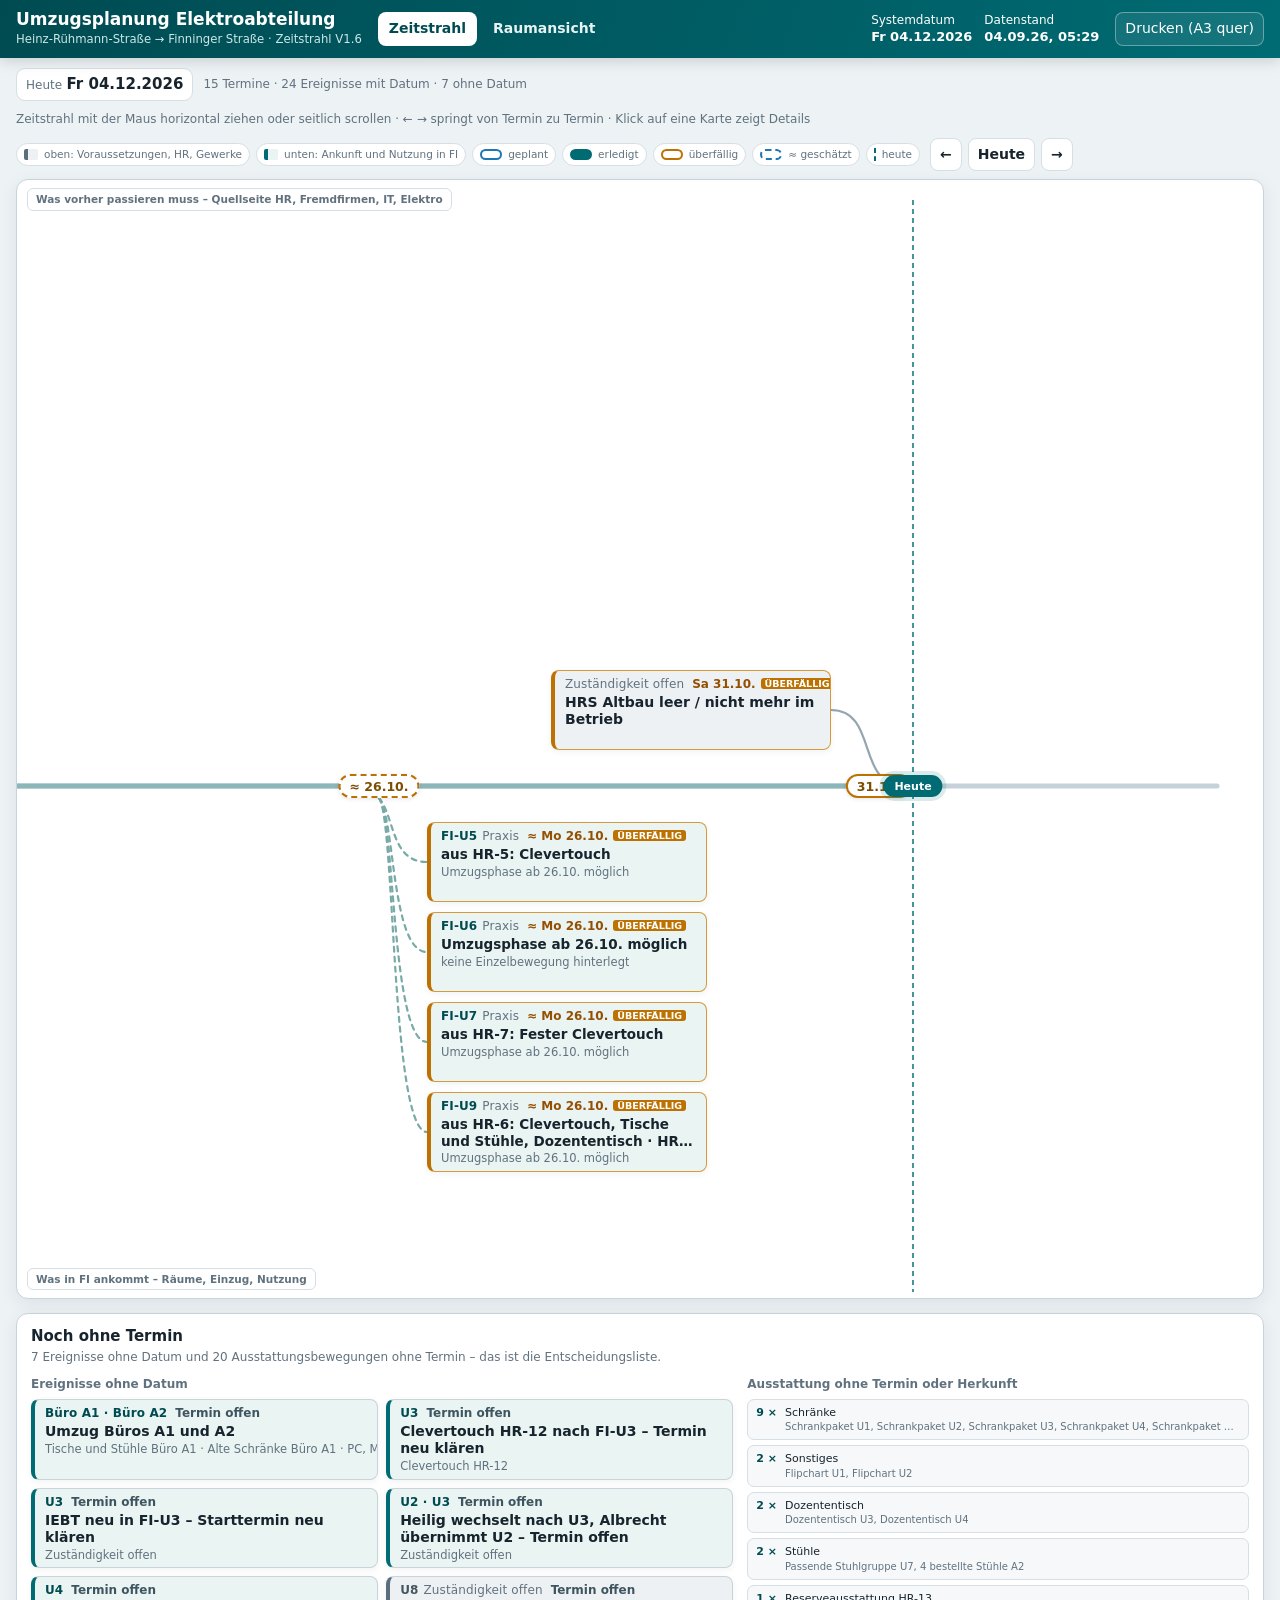
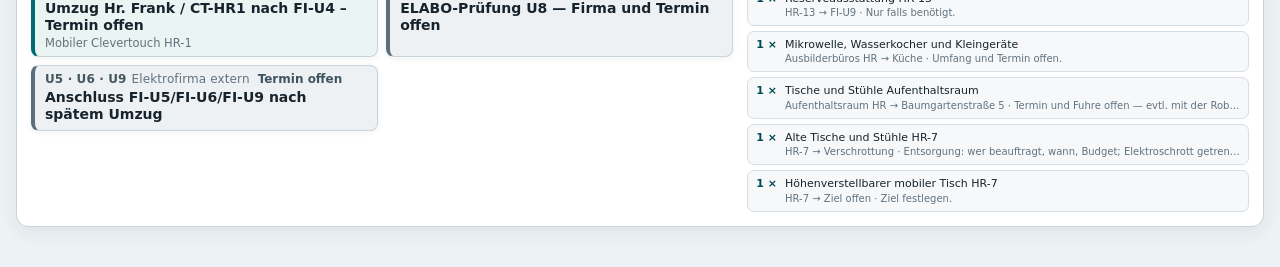
<file: index.html>
<!doctype html>
<html lang="de">
<head>
  <meta charset="utf-8">
  <meta name="viewport" content="width=device-width, initial-scale=1">
  <title>Umzugsplanung Elektroabteilung – Zeitstrahl</title>
  <link rel="stylesheet" href="timeline.css">
  <style id="printPageStyle">
@page {
  size:A3 landscape;
  margin:8mm
}
  </style>
</head>
<body>
  <header class="app-header">
    <div class="brand"><h1>Umzugsplanung Elektroabteilung</h1><small>Heinz-Rühmann-Straße → Finninger Straße · Zeitstrahl V1.6</small></div>
    <nav class="main-nav" aria-label="Ansichten"><span class="nav-btn active" aria-current="page">Zeitstrahl</span><a class="nav-btn" href="raumansicht.html">Raumansicht</a></nav>
    <div class="header-meta"><span>Systemdatum<br><strong id="systemDate"></strong></span><span>Datenstand<br><strong id="dataTimestamp"></strong></span></div>
    <div class="header-actions"><button class="header-btn" id="printBtn" type="button">Drucken (A3 quer)</button></div>
  </header>
  <section class="page">
    <h1 class="print-title">Umzugsplanung Elektroabteilung – Zeitstrahl <small id="printMeta"></small></h1>
    <div class="view-toolbar">
      <div class="date-chip"><span class="view-hint">Heute</span> <strong id="todayLabel"></strong></div><div class="view-hint" id="stats"></div>
      <div class="view-hint">Zeitstrahl mit der Maus horizontal ziehen oder seitlich scrollen · ← → springt von Termin zu Termin · Klick auf eine Karte zeigt Details</div><div class="spacer"></div>
      <div class="legend" aria-label="Darstellung"><span class="legend-item"><i class="lg-bar"></i> oben: Voraussetzungen, HR, Gewerke</span><span class="legend-item"><i class="lg-bar target"></i> unten: Ankunft und Nutzung in FI</span><span class="legend-item"><i class="lg-pill"></i> geplant</span><span class="legend-item"><i class="lg-pill done"></i> erledigt</span><span class="legend-item"><i class="lg-pill overdue"></i> überfällig</span><span class="legend-item"><i class="lg-pill est"></i> ≈ geschätzt</span><span class="legend-item"><i class="lg-today"></i> heute</span></div>
      <div class="tl-controls"><button class="tl-btn" id="prevBtn" type="button" aria-label="Zum vorherigen Termin">←</button><button class="tl-btn" id="todayBtn" type="button">Heute</button><button class="tl-btn" id="nextBtn" type="button" aria-label="Zum nächsten Termin">→</button></div>
    </div>
    <div class="canvas-wrap" id="canvasWrap"><div class="lane-label top">Was vorher passieren muss – Quellseite HR, Fremdfirmen, IT, Elektro</div><div class="canvas-scroll" id="canvasScroll"><div class="canvas" id="canvas"><div class="empty-state">Zeitstrahl wird geladen …</div></div></div><div class="lane-label bottom">Was in FI ankommt – Räume, Einzug, Nutzung</div></div>
    <div class="list-view" id="listView"></div><section class="undated" id="undated" aria-label="Noch ohne Termin"></section>
  </section>
  <div class="popover" id="popover" role="dialog" aria-label="Details" hidden><button class="popover-close" id="popoverClose" type="button" aria-label="Schließen">×</button><div id="popoverContent"></div></div><div class="toast" id="toast" role="status" aria-live="polite" hidden></div>

  <script src="timeline-engine.js"></script>
  <script src="timeline-ui.js"></script>
</body>
</html>
</file>
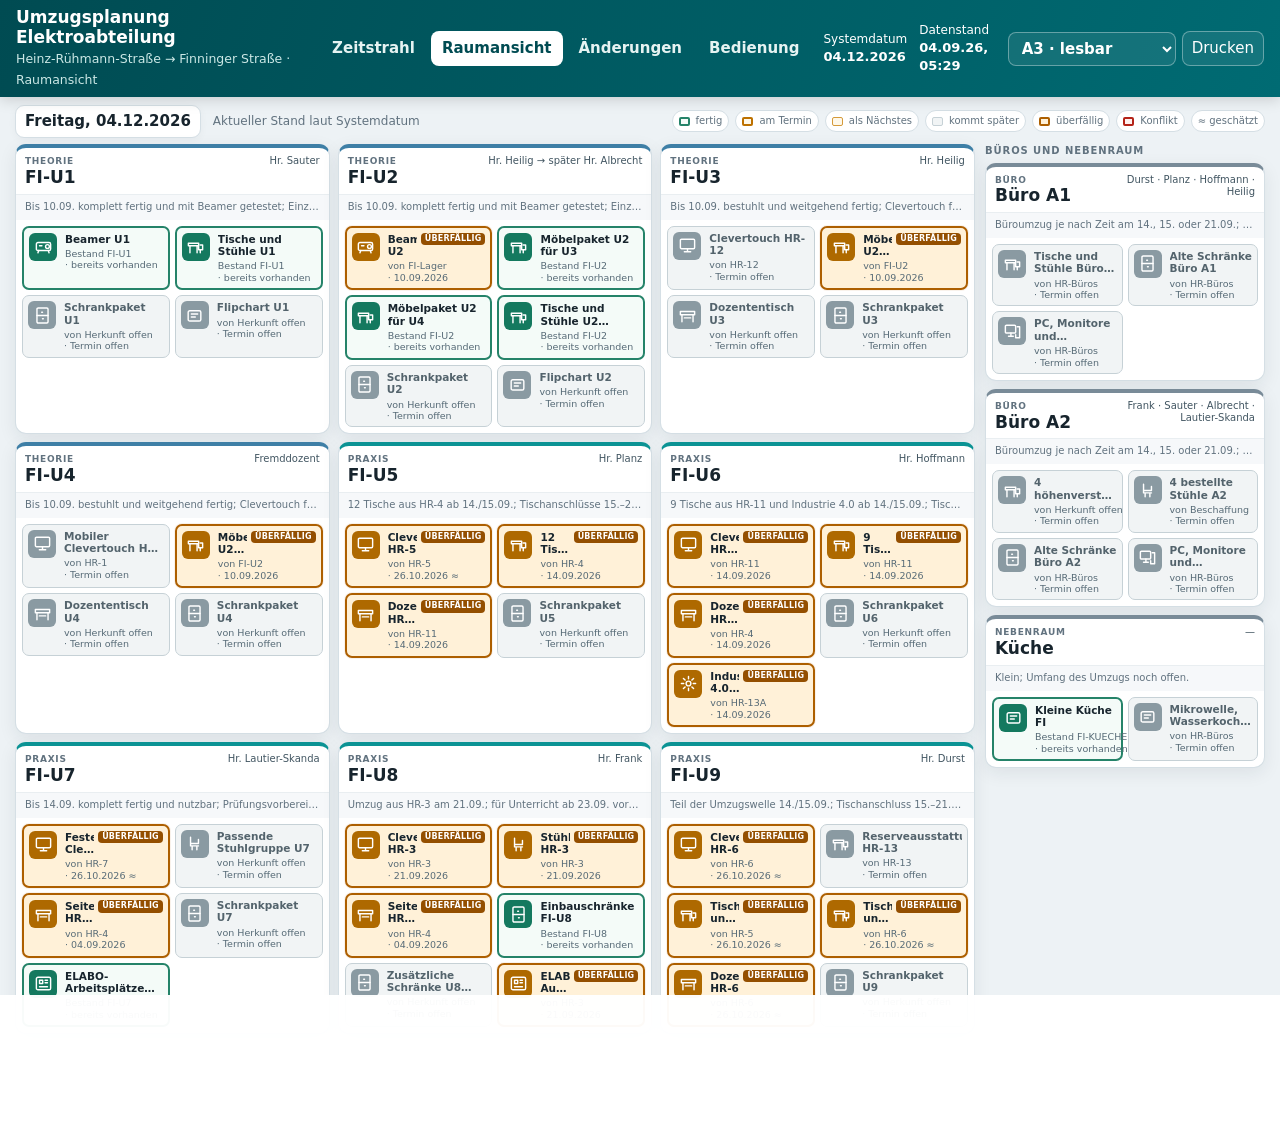
<file: raumansicht.html>
<!doctype html>
<html lang="de">
<head>
  <meta charset="utf-8">
  <meta name="viewport" content="width=device-width, initial-scale=1">
  <title>Umzugsplanung Elektroabteilung – Raumansicht</title>
  <style>
    :root {
      --bg:#edf2f5; --surface:#fff; --surface-2:#f6f8fa; --ink:#17242d; --muted:#61727f;
      --line:#d5dfe5; --brand:#006b73; --brand-dark:#004b52; --accent:#1c78b5;
      --good:#14795f; --warn:#a36a00; --bad:#b42318; --shadow:0 8px 26px rgba(23,36,45,.10);
      --future-opacity:.24; --due-opacity:.68;
    }
    *{box-sizing:border-box} html{scroll-behavior:smooth} body{margin:0;background:var(--bg);color:var(--ink);font:15px/1.42 "Segoe UI",system-ui,sans-serif}
    button,input,select,textarea{font:inherit} button{cursor:pointer} button:disabled{cursor:not-allowed;opacity:.5}
    .app-header{position:sticky;top:0;z-index:30;display:flex;align-items:center;gap:18px;padding:12px 22px;background:linear-gradient(110deg,var(--brand-dark),var(--brand));color:white;box-shadow:0 2px 14px rgba(0,0,0,.17)}
    .brand{min-width:260px}.brand h1{margin:0;font-size:19px;line-height:1.2}.brand small{color:#cbe8e6}
    .main-nav{display:flex;gap:5px}.nav-btn,.view-switch{border:0;border-radius:8px;padding:9px 13px;background:transparent;color:#e6f3f2;font-weight:650}.nav-btn:hover,.view-switch:hover{background:rgba(255,255,255,.12)}.nav-btn.active{background:white;color:var(--brand-dark)}.view-switch{display:inline-block;text-decoration:none}
    .header-meta{display:flex;align-items:center;gap:12px;margin-left:auto;font-size:12px}.header-meta strong{font-size:13px}.header-actions{display:flex;align-items:center;gap:6px}.header-btn,.header-select{border:1px solid rgba(255,255,255,.35);border-radius:8px;padding:7px 10px;background:rgba(255,255,255,.08);color:white}.header-btn:hover,.header-select:hover{background:rgba(255,255,255,.18)}.header-select{padding-right:26px;font-weight:650}.header-select option{background:white;color:var(--ink)}
    .panel{display:none}.panel.active{display:block}.page{max-width:1660px;margin:0 auto;padding:18px 22px 150px}
    .view-toolbar{display:flex;align-items:center;gap:12px;margin-bottom:13px}.date-chip{padding:8px 11px;border-radius:9px;background:var(--surface);border:1px solid var(--line);box-shadow:0 2px 8px rgba(23,36,45,.04)}.date-chip strong{font-size:17px}.view-hint{color:var(--muted);font-size:12px}.view-toolbar .spacer{margin-left:auto}
    .legend{display:flex;flex-wrap:wrap;gap:6px}.legend-item{display:inline-flex;align-items:center;gap:6px;padding:4px 7px;border-radius:999px;background:var(--surface);border:1px solid var(--line);font-size:11px;color:var(--muted)}.legend-swatch{width:10px;height:10px;border-radius:3px;background:var(--accent)}.legend-swatch.future{opacity:var(--future-opacity)}.legend-swatch.due{opacity:var(--due-opacity)}.legend-swatch.present{background:var(--good)}.legend-swatch.conflict{background:var(--bad)}
    .building-layout{display:grid;grid-template-columns:minmax(0,1fr) 255px;gap:16px;align-items:start}.rooms-grid{display:grid;grid-template-columns:repeat(3,minmax(245px,1fr));gap:12px}.side-grid{display:grid;gap:12px}.side-label{margin:0 0 -4px;color:var(--muted);font-size:11px;font-weight:750;letter-spacing:.09em;text-transform:uppercase}
    .room-card{position:relative;min-height:245px;overflow:hidden;border:1px solid var(--line);border-top:5px solid #3e7fa6;border-radius:14px;background:var(--surface);box-shadow:var(--shadow);transition:opacity .18s,transform .18s,box-shadow .18s}.room-card.praxis{border-top-color:#0b9394}.room-card.side{min-height:180px;border-top-color:#798b98}.room-card.dimmed{opacity:.48}.room-card.affected{box-shadow:0 0 0 3px rgba(28,120,181,.25),var(--shadow)}.room-card.event-flash{animation:roomFlash .85s ease-out}.room-card.has-conflict{border-color:var(--bad)}
    @keyframes roomFlash{0%{transform:scale(1);box-shadow:var(--shadow)}35%{transform:scale(1.014);box-shadow:0 0 0 6px rgba(28,120,181,.22),var(--shadow)}100%{transform:scale(1);box-shadow:0 0 0 3px rgba(28,120,181,.25),var(--shadow)}}
    .room-head{display:flex;justify-content:space-between;gap:10px;padding:11px 13px 9px;border-bottom:1px solid #e9eef1}.room-kicker{color:var(--muted);font-size:10px;font-weight:750;letter-spacing:.08em;text-transform:uppercase}.room-title{margin:1px 0 0;font-size:20px}.room-owner{max-width:55%;color:#415561;font-size:11px;text-align:right}.room-use{padding:7px 13px;color:var(--muted);background:var(--surface-2);font-size:11px}.room-items{display:grid;grid-template-columns:repeat(2,minmax(0,1fr));gap:7px;padding:10px}.room-card.side .room-items{grid-template-columns:1fr}.empty-room{grid-column:1/-1;padding:20px;color:var(--muted);text-align:center}
    .asset-tile{position:relative;display:grid;grid-template-columns:34px 1fr;gap:7px;min-width:0;padding:7px;border:1px solid var(--line);border-radius:9px;background:var(--surface-2);color:var(--ink);text-align:left;transition:opacity .16s,transform .16s,box-shadow .16s}.asset-tile:hover,.asset-tile:focus-visible{transform:translateY(-1px);box-shadow:0 4px 12px rgba(23,36,45,.13)}.asset-tile.future{opacity:var(--future-opacity);border-style:dashed}.asset-tile.due{opacity:var(--due-opacity);border-color:var(--warn)}.asset-tile.present{opacity:1}.asset-tile.event-change{opacity:1;border-color:var(--accent);box-shadow:0 0 0 2px rgba(28,120,181,.18);background:#eef7fc}.asset-tile.conflict{opacity:1;border-color:var(--bad);background:#fff0ee;box-shadow:0 0 0 2px rgba(180,35,24,.16)}
    .asset-icon{display:grid;place-items:center;width:32px;height:32px;border-radius:8px;background:#526b79;color:white;font-size:10px;font-weight:800}.asset-tile.present .asset-icon{background:var(--good)}.asset-tile.event-change .asset-icon{background:var(--accent)}.asset-tile.conflict .asset-icon{background:var(--bad)}.asset-name{overflow:hidden;font-size:11px;font-weight:700;line-height:1.2;text-overflow:ellipsis}.asset-meta{margin-top:2px;overflow:hidden;color:var(--muted);font-size:10px;line-height:1.2;text-overflow:ellipsis;white-space:nowrap}.asset-flag{position:absolute;top:4px;right:5px;font-size:11px;font-weight:900}.asset-flag.in{color:var(--good)}.asset-flag.out{color:var(--warn)}.asset-flag.bad{color:var(--bad)}
    .timeline-shell{position:sticky;bottom:0;z-index:25;margin-top:16px;padding:12px 15px 11px;border:1px solid #c8d4db;border-radius:15px 15px 0 0;background:rgba(255,255,255,.97);box-shadow:0 -8px 25px rgba(23,36,45,.13);backdrop-filter:blur(7px)}.timeline-top{display:grid;grid-template-columns:minmax(260px,1fr) auto;gap:15px;align-items:start}.event-summary h2{margin:0;font-size:16px}.event-summary p{margin:3px 0 0;color:var(--muted);font-size:12px}.event-changes{display:flex;flex-wrap:wrap;gap:5px;margin-top:6px}.change-chip{padding:3px 7px;border-radius:999px;background:#eaf4f9;color:#315a70;font-size:10px}.timeline-controls{display:flex;align-items:center;gap:6px}.timeline-btn{border:1px solid var(--line);border-radius:8px;padding:7px 10px;background:var(--surface);color:var(--ink);font-weight:650}.timeline-btn:hover{background:#edf4f7}.timeline-date{min-width:120px;text-align:center;font-weight:800}.track-wrap{position:relative;height:47px;margin:5px 7px 0}.track-base{position:absolute;left:0;right:0;top:23px;height:5px;border-radius:999px;background:#d9e2e7}.today-line{position:absolute;top:9px;width:2px;height:29px;background:var(--brand);pointer-events:none}.today-line::before{content:"Heute";position:absolute;top:-9px;left:50%;transform:translateX(-50%);color:var(--brand);font-size:9px;font-weight:800}.event-marker{position:absolute;top:15px;width:18px;height:18px;transform:translateX(-50%);border:3px solid var(--accent);border-radius:50%;background:var(--surface);padding:0}.event-marker.partial{background:linear-gradient(90deg,var(--accent) 50%,var(--surface) 50%)}.event-marker.done{background:var(--accent)}.event-marker.conflict{border-color:var(--bad);background:var(--bad)}.event-marker.selected{outline:3px solid rgba(28,120,181,.25);outline-offset:2px;transform:translateX(-50%) scale(1.16)}.event-marker:hover{transform:translateX(-50%) scale(1.18)}.event-marker.selected:hover{transform:translateX(-50%) scale(1.25)}.range{position:absolute;left:0;right:0;top:12px;width:100%;height:26px;margin:0;opacity:.001;cursor:ew-resize}.range:focus-visible{opacity:.12}.thumb-bubble{position:absolute;top:-1px;transform:translateX(-50%);padding:2px 6px;border-radius:6px;background:var(--brand-dark);color:white;font-size:10px;font-weight:750;pointer-events:none;white-space:nowrap}.unknown-events{position:absolute;right:0;top:1px;padding:3px 7px;border-radius:999px;background:#fff4d4;color:#7c5900;font-size:10px;font-weight:750}
    .popover{position:fixed;z-index:60;width:min(330px,calc(100vw - 24px));padding:12px;border:1px solid var(--line);border-radius:11px;background:var(--surface);box-shadow:0 14px 38px rgba(23,36,45,.24);pointer-events:none}.popover.pinned{pointer-events:auto}.popover[hidden]{display:none}.popover-close{position:absolute;top:5px;right:7px;border:0;background:transparent;color:var(--muted);font-size:18px}.popover h3{margin:0 25px 8px 0;font-size:15px}.popover dl{display:grid;grid-template-columns:82px 1fr;gap:4px 8px;margin:0;font-size:11px}.popover dt{color:var(--muted)}.popover dd{margin:0;font-weight:650}.popover-note{margin:8px 0 0;padding-top:7px;border-top:1px solid var(--line);color:var(--muted);font-size:11px}
    .manage-page{max-width:1660px;margin:0 auto;padding:20px 22px 55px}.manage-head{display:flex;align-items:flex-end;gap:16px;margin-bottom:15px}.manage-head h2{margin:0;font-size:24px}.manage-head p{margin:4px 0 0;color:var(--muted)}.manage-head .spacer{margin-left:auto}
    .audit-list{display:grid;gap:7px}.audit-row{display:grid;grid-template-columns:150px 160px 1fr;gap:10px;padding:9px 10px;border-bottom:1px solid var(--line);background:var(--surface)}.audit-row time,.audit-row .who{color:var(--muted);font-size:11px}.help-grid{display:grid;grid-template-columns:repeat(2,minmax(280px,1fr));gap:12px}.help-card{padding:15px;border:1px solid var(--line);border-radius:12px;background:var(--surface);box-shadow:var(--shadow)}.help-card h3{margin:0 0 8px}.help-card ul,.help-card ol{margin:0;padding-left:20px}.help-card li+li{margin-top:5px}
    .toast{position:fixed;right:18px;bottom:18px;z-index:100;max-width:380px;padding:11px 14px;border-radius:10px;background:var(--brand-dark);color:white;box-shadow:var(--shadow);transition:opacity .2s,transform .2s}.toast[hidden]{display:none}
    .sr-only{position:absolute;width:1px;height:1px;padding:0;margin:-1px;overflow:hidden;clip:rect(0,0,0,0);white-space:nowrap;border:0}
    .event-marker{z-index:3}.range{z-index:2}.thumb-bubble{z-index:4}.unknown-events{z-index:5;pointer-events:none}
    .event-marker.est{border-style:dashed}
    @media(max-width:1180px){.building-layout{grid-template-columns:1fr}.side-grid{grid-template-columns:repeat(3,1fr)}.side-label{grid-column:1/-1}.room-card.side{min-height:160px}.header-meta{display:none}}
    @media(max-width:850px){.rooms-grid{grid-template-columns:repeat(2,minmax(240px,1fr))}.app-header{flex-wrap:wrap}.brand{min-width:0}.main-nav{order:3;width:100%}.timeline-top{grid-template-columns:1fr}.timeline-controls{justify-content:center}.page{padding-left:12px;padding-right:12px}}
    @media(max-width:580px){.rooms-grid,.side-grid,.help-grid{grid-template-columns:1fr}.room-items{grid-template-columns:1fr}.view-toolbar{align-items:flex-start;flex-direction:column}.legend{display:none}.timeline-date{min-width:90px}.timeline-btn{padding:7px}.audit-row{grid-template-columns:1fr}}
    @media(prefers-reduced-motion:reduce){*{scroll-behavior:auto!important;animation:none!important;transition:none!important}}

    /* Kompakte Terminansicht: Status wird über Rahmen und Beschriftung statt über starke Transparenz vermittelt. */
    .page{padding:13px 18px 16px}
    .building-layout{grid-template-columns:minmax(0,1fr) 280px;gap:10px}
    .rooms-grid,.side-grid{gap:8px}
    .room-card{min-height:226px;border-radius:11px;border-top-width:4px;box-shadow:0 5px 18px rgba(23,36,45,.08)}
    .room-card.side{min-height:174px}
    .room-card.dimmed{opacity:1}
    .room-card.affected{box-shadow:0 5px 18px rgba(23,36,45,.08)}
    .room-head{align-items:flex-start;padding:7px 9px 6px}
    .room-kicker{font-size:9px}
    .room-title{margin-top:0;font-size:17px;line-height:1.15}
    .room-owner{font-size:10px;line-height:1.25}
    .room-use{min-height:25px;padding:5px 9px;font-size:10px;line-height:1.35;white-space:nowrap;overflow:hidden;text-overflow:ellipsis}
    .room-items{gap:5px;padding:6px}
    .asset-tile{grid-template-columns:30px minmax(0,1fr);gap:6px;min-height:45px;padding:5px;border:1.5px solid #bcc9cf;border-radius:7px;background:#f8fafb;opacity:1;align-items:start}
    .asset-tile:hover,.asset-tile:focus-visible{transform:translateY(-1px);box-shadow:0 3px 9px rgba(23,36,45,.12)}
    .asset-tile.future{opacity:1;border:1.5px solid #c6d1d6;background:#f1f4f5;color:#53636c}
    .asset-tile.due,.asset-tile.event-out{opacity:1;border:2px dashed #bd7100;background:#fff8e9;box-shadow:none}
    .asset-tile.present{opacity:1;border:2px solid #258369;background:#f4fbf8}
    .asset-tile.overdue{opacity:1;border:2px solid #ad5f00;background:#fff1d8;box-shadow:0 0 0 1px rgba(173,95,0,.08)}
    .asset-tile.event-change{opacity:1;border-color:#bd7100;background:#fff8e9;box-shadow:none;animation:assetPulse .7s ease-out}
    .asset-tile.conflict{opacity:1;border:2px solid var(--bad);background:#fff0ee;box-shadow:0 0 0 1px rgba(180,35,24,.14)}
    @keyframes assetPulse{0%{transform:scale(1)}35%{transform:scale(1.025);box-shadow:0 0 0 4px rgba(189,113,0,.20)}100%{transform:scale(1);box-shadow:none}}
    .asset-icon{display:grid;place-items:center;width:28px;height:28px;border-radius:6px;background:#7b8d96;color:white}
    .asset-icon svg{width:19px;height:19px;display:block}
    .asset-tile.future .asset-icon{background:#8a9aa2}
    .asset-tile.present .asset-icon{background:var(--good)}
    .asset-tile.due .asset-icon,.asset-tile.event-change .asset-icon,.asset-tile.event-out .asset-icon,.asset-tile.overdue .asset-icon{background:#ae6900}
    .asset-tile.conflict .asset-icon{background:var(--bad)}
    .asset-body{display:block;min-width:0}
    .asset-top{display:flex;align-items:flex-start;gap:4px;min-width:0}
    .asset-name{display:-webkit-box;flex:1;min-width:0;overflow:hidden;font-size:10.5px;font-weight:750;line-height:1.18;text-overflow:clip;white-space:normal;-webkit-box-orient:vertical;-webkit-line-clamp:2}
    .asset-meta{display:flex;flex-wrap:wrap;gap:0 5px;margin-top:3px;overflow:visible;color:#566a76;font-size:9.5px;line-height:1.2;white-space:normal}
    .asset-meta span{white-space:nowrap}
    .asset-status{flex:0 0 auto;padding:1px 4px;border-radius:4px;background:#bd7100;color:white;font-size:8px;font-weight:800;line-height:1.35;letter-spacing:.025em;white-space:nowrap}
    .asset-status.overdue{background:#944f00}.asset-status.out{background:#944f00}.asset-status.conflict{background:var(--bad)}
    .empty-room{padding:12px;font-size:10px}
    .legend-item{padding:3px 6px;font-size:10px}
    .legend-swatch{width:11px;height:9px;border-radius:2px;background:#f1f4f5;border:1.5px solid #c6d1d6}
    .legend-swatch.future{opacity:1}.legend-swatch.due{opacity:1;border:2px dashed #bd7100;background:#fff8e9}.legend-swatch.present{background:#f4fbf8;border:2px solid #258369}.legend-swatch.overdue{background:#fff1d8;border:2px solid #ad5f00}.legend-swatch.conflict{background:#fff0ee;border:2px solid var(--bad)}
    .timeline-shell{margin-top:9px;padding:8px 11px 7px;border-radius:11px 11px 0 0}
    .timeline-top{gap:10px}.event-summary h2{font-size:14px}.event-summary p{margin-top:2px;font-size:11px}.event-changes{margin-top:4px}.change-chip{padding:2px 6px;font-size:9px}
    .timeline-btn{padding:6px 9px}.track-wrap{height:38px;margin-top:2px}.track-base{top:19px}.today-line{top:7px;height:26px}.event-marker{top:11px}.range{top:8px}.thumb-bubble{top:-2px}
    .print-heading{display:none}

    /* Kompakte Laptopansicht mit vollständigem Inhalt: vertikales Scrollen statt Abschneiden. */
    @media (min-width:1181px) and (max-height:1050px){
      .app-header{min-height:58px;padding:7px 16px;gap:13px}.brand{min-width:245px}.brand h1{font-size:17px}.nav-btn,.view-switch{padding:7px 11px}.header-btn,.header-select{padding:6px 9px}.header-select{padding-right:25px}
      #panel-view .page{min-height:calc(100vh - 58px);height:auto;display:block;padding:7px 15px 12px;overflow:visible}
      .view-toolbar{min-height:34px;margin-bottom:6px}.date-chip{padding:5px 9px}.date-chip strong{font-size:15px}
      .building-layout{height:auto;min-height:0}.rooms-grid,.side-grid{height:auto;min-height:0;grid-auto-rows:auto}
      .room-card,.room-card.side{min-height:0;height:auto}.side-label{font-size:10px}.room-card.side .room-items{grid-template-columns:repeat(2,minmax(0,1fr))}
      .event-changes{max-height:none;overflow:visible}
      .timeline-shell{position:relative;bottom:auto;margin-top:7px}
    }

    @media(max-width:1180px){.building-layout{grid-template-columns:1fr}.room-card.side{min-height:160px}}
    @media(max-width:580px){.room-items{grid-template-columns:1fr}.asset-name{font-size:11px}}

    /* Bildschirmhinweis auf den nächsten tatsächlichen Bewegungstermin. */
    @media screen{.asset-tile.next-up.future{opacity:1;border:1.5px solid #d59a3a;border-style:solid;background:#fff8e9;color:var(--ink);box-shadow:inset 0 0 0 1px rgba(189,113,0,.05)}.asset-tile.next-up.future .asset-icon{background:#a97a32}.asset-tile.next-out.present{background:linear-gradient(90deg,#f4fbf8 0%,#f4fbf8 82%,#fff0cf 100%)}.legend-swatch.next-up{opacity:1;background:#fff8e9;border:1.5px solid #d59a3a}}

    @media print{
      *{-webkit-print-color-adjust:exact!important;print-color-adjust:exact!important}
      html,body{width:auto;height:auto;margin:0;background:white;color:#111;font:11pt/1.18 "Segoe UI",Arial,sans-serif}
      .app-header,.view-toolbar,.timeline-shell,.popover,.toast,#panel-audit,#panel-help{display:none!important}
      #panel-view{display:block!important}.page{display:block!important;width:auto!important;height:auto!important;max-width:none;margin:0;padding:0!important;overflow:visible!important}
      .print-heading{display:grid;grid-template-columns:minmax(0,1fr) 95mm;gap:5.5mm;align-items:end;margin:0 0 4mm;padding:0 0 3mm;border-bottom:.6mm solid #006b73}
      .print-heading h1{margin:0;font-size:18pt;line-height:1.05}.print-heading h2{margin:1.4mm 0 0;font-size:14pt;line-height:1.15}.print-heading p{margin:1.4mm 0 0;color:#34454e;font-size:10.5pt}.print-meta{width:95mm;text-align:right;white-space:nowrap;font-size:10pt;color:#34454e}
      .print-legend{display:flex;justify-content:flex-end;flex-wrap:wrap;gap:1.7mm;margin-top:1.4mm;font-size:8.7pt}.print-legend span{display:inline-flex;align-items:center;gap:1.1mm;white-space:nowrap}.print-legend i{display:inline-block;flex:0 0 auto}
      .asset-tile.next-up.future{opacity:1!important;border:1.5px solid #d59a3a!important;background:#fff8e9!important;color:#111!important}.asset-tile.next-up.future .asset-icon{background:#a97a32!important}.asset-tile.next-out.present{background:linear-gradient(90deg,#f4fbf8 0%,#f4fbf8 82%,#fff0cf 100%)!important}.print-legend .legend-swatch.next-up{opacity:1!important;background:#fff8e9!important;border:1.5px solid #d59a3a!important}
      .building-layout{display:block!important;height:auto!important;min-height:0!important}
      .rooms-grid{display:grid!important;grid-template-columns:repeat(3,minmax(0,1fr));grid-template-rows:repeat(3,minmax(0,1fr));gap:3mm;height:248mm;break-after:page;page-break-after:always}
      .side-grid{display:grid!important;grid-template-columns:repeat(3,minmax(0,1fr));grid-template-rows:auto 1fr;gap:4mm;height:auto!important;min-height:0!important;align-items:start}
      .side-label{grid-column:1/-1;margin:0 0 2mm;padding:0 0 2mm;border-bottom:.6mm solid #006b73;color:#111;font-size:16pt;font-weight:800;letter-spacing:0;text-transform:none}
      .room-card,.room-card.side{min-height:0!important;height:auto;break-inside:avoid;box-shadow:none;border-radius:3mm;border-width:.4mm;border-top-width:1.4mm;overflow:hidden}
      .room-head{padding:1.4mm 1.8mm 1.1mm;gap:1.4mm}.room-kicker{font-size:8.2pt}.room-title{font-size:13.5pt}.room-owner{font-size:8.8pt;line-height:1.12}
      .room-use{display:none}
      .room-items,.room-card.side .room-items{display:block!important;padding:1.1mm}
      .asset-tile{display:flex!important;align-items:flex-start;width:100%;height:8.25mm;min-height:8.25mm;margin:0 0 .45mm;padding:.6mm 1.1mm;gap:1.1mm;overflow:hidden;border-radius:1.4mm;box-shadow:none!important;transform:none!important;animation:none!important}
      .asset-icon{flex:0 0 7.1mm;width:7.1mm;height:7.1mm;border-radius:1.1mm}.asset-icon svg{width:5.3mm;height:5.3mm}.asset-body{flex:1;min-width:0}.asset-name{display:block;max-height:none;overflow:hidden;font-size:9.6pt;line-height:1.08;white-space:nowrap;text-overflow:ellipsis}.asset-meta{display:flex;flex-wrap:nowrap;gap:1.4mm;margin-top:.3mm;font-size:8pt;line-height:1.05}.asset-meta span{display:inline;white-space:nowrap}.asset-status{padding:.15mm .8mm;border-radius:.8mm;font-size:7.3pt}
      .room-card.side .asset-tile{width:100%;height:10mm;min-height:10mm;margin-bottom:.7mm}.room-card.side .asset-icon{display:none}.room-card.side .asset-name{font-size:9pt}.room-card.side .asset-meta{font-size:7.8pt}
      .empty-room{padding:4mm;font-size:10pt}

      /* A4 bleibt als platzsparende Reserve erhalten. */
      body.print-a4{font-size:8pt}
      body.print-a4 .print-heading{grid-template-columns:minmax(0,1fr) 67mm;gap:4mm;margin-bottom:3mm;padding-bottom:2mm;border-bottom-width:.5mm}
      body.print-a4 .print-heading h1{font-size:13pt}body.print-a4 .print-heading h2{margin-top:1mm;font-size:10pt}body.print-a4 .print-heading p{margin-top:1mm;font-size:7.5pt}body.print-a4 .print-meta{width:67mm;font-size:7pt}
      body.print-a4 .print-legend{gap:1.2mm;margin-top:1mm;font-size:6.2pt}body.print-a4 .print-legend span{gap:.8mm}
      body.print-a4 .building-layout{height:auto!important;min-height:0!important}
      body.print-a4 .rooms-grid{gap:2mm;height:174mm;break-after:page;page-break-after:always}
      body.print-a4 .side-grid{grid-template-columns:repeat(3,minmax(0,1fr));grid-template-rows:auto 1fr;gap:2mm;height:auto!important}
      body.print-a4 .side-label{font-size:11pt}
      body.print-a4 .room-card,body.print-a4 .room-card.side{border-radius:2mm;border-width:.3mm;border-top-width:1mm}
      body.print-a4 .room-head{padding:1mm 1.3mm .8mm;gap:1mm}body.print-a4 .room-kicker{font-size:5.8pt}body.print-a4 .room-title{font-size:9.5pt}body.print-a4 .room-owner{font-size:6.2pt}
      body.print-a4 .room-items,body.print-a4 .room-card.side .room-items{padding:.8mm}
      body.print-a4 .asset-tile{height:5.8mm;min-height:5.8mm;margin-bottom:.3mm;padding:.4mm .8mm;gap:.8mm;border-radius:1mm}
      body.print-a4 .asset-icon{flex-basis:5mm;width:5mm;height:5mm;border-radius:.8mm}body.print-a4 .asset-icon svg{width:3.7mm;height:3.7mm}body.print-a4 .asset-name{font-size:6.8pt}body.print-a4 .asset-meta{gap:1mm;margin-top:.2mm;font-size:5.6pt}body.print-a4 .asset-status{padding:.1mm .6mm;border-radius:.6mm;font-size:5.2pt}
      body.print-a4 .room-card.side .asset-tile{height:7mm;min-height:7mm;margin-bottom:.5mm}body.print-a4 .room-card.side .asset-name{font-size:6.4pt}body.print-a4 .room-card.side .asset-meta{font-size:5.6pt}
      body.print-a4 .empty-room{padding:3mm;font-size:7pt}
    }
  </style>
  <style id="printPageStyle">@page{size:A3 landscape;margin:7mm}</style>
</head>
<body>
  <header class="app-header">
    <div class="brand"><h1>Umzugsplanung Elektroabteilung</h1><small>Heinz-Rühmann-Straße → Finninger Straße · Raumansicht</small></div>
    <nav class="main-nav" aria-label="Hauptnavigation">
      <a class="view-switch" href="index.html">Zeitstrahl</a>
      <button class="nav-btn active" data-panel="view">Raumansicht</button>
      <button class="nav-btn" data-panel="audit">Änderungen</button>
      <button class="nav-btn" data-panel="help">Bedienung</button>
    </nav>
    <div class="header-meta"><span>Systemdatum<br><strong id="systemDate"></strong></span><span>Datenstand<br><strong id="dataTimestamp"></strong></span></div>
    <div class="header-actions"><select class="header-select" id="printFormatSelect" aria-label="Papierformat für den Ausdruck" title="Papierformat für den Ausdruck"><option value="a3">A3 · lesbar</option><option value="a4">A4 · kompakt</option></select><button class="header-btn" id="printBtn" type="button">Drucken</button></div>
  </header>

  <section class="panel active" id="panel-view">
    <div class="page">
      <section id="loadError" class="help-card" style="margin:0 0 14px">
        <h3 id="loadErrorTitle">Aktueller Plan wird geladen …</h3>
        <p id="loadErrorText">Die Raumansicht lädt den aktuellen Datenstand aus data.json.</p>
        <button class="timeline-btn" id="reloadDataBtn" type="button" hidden>Neu laden</button>
      </section>
      <header class="print-heading">
        <div><h1>Umzugsplanung Elektroabteilung</h1><h2 id="printEventTitle"></h2><p id="printEventDetail"></p></div>
        <div class="print-meta"><div id="printGenerated"></div><div class="print-legend"><span><i class="legend-swatch present"></i> fertig</span><span><i class="legend-swatch due"></i> Termin</span><span><i class="legend-swatch next-up"></i> als Nächstes</span><span><i class="legend-swatch future"></i> später</span><span><i class="legend-swatch overdue"></i> überfällig</span><span><i class="legend-swatch conflict"></i> Konflikt</span><span>≈ geschätzt</span></div></div>
      </header>
      <div class="view-toolbar">
        <div class="date-chip"><span class="sr-only">Gewähltes Datum</span><strong id="selectedDateLabel"></strong></div>
        <div class="view-hint" id="selectedDateHint"></div><div class="spacer"></div>
        <div class="legend" aria-label="Darstellung"><span class="legend-item"><i class="legend-swatch present"></i> fertig</span><span class="legend-item"><i class="legend-swatch due"></i> am Termin</span><span class="legend-item"><i class="legend-swatch next-up"></i> als Nächstes</span><span class="legend-item"><i class="legend-swatch future"></i> kommt später</span><span class="legend-item"><i class="legend-swatch overdue"></i> überfällig</span><span class="legend-item"><i class="legend-swatch conflict"></i> Konflikt</span><span class="legend-item">≈ geschätzt</span></div>
      </div>
      <div class="building-layout"><div class="rooms-grid" id="mainRooms"></div><aside class="side-grid" id="sideRooms"><p class="side-label">Büros und Nebenraum</p></aside></div>
      <section class="timeline-shell" aria-label="Zeitstrahl">
        <div class="timeline-top"><div class="event-summary" id="eventSummary" aria-live="polite"></div><div class="timeline-controls"><button class="timeline-btn" id="prevEventBtn" type="button" aria-label="Vorheriges Ereignis">←</button><button class="timeline-btn" id="todayBtn" type="button">Heute</button><span class="timeline-date" id="timelineDate"></span><button class="timeline-btn" id="nextEventBtn" type="button" aria-label="Nächstes Ereignis">→</button></div></div>
        <div class="track-wrap" id="trackWrap"><div class="track-base"></div><div class="today-line" id="todayLine"></div><div id="markers"></div><input class="range" id="dateRange" type="range" aria-label="Datum auswählen"><div class="thumb-bubble" id="thumbBubble"></div><div class="unknown-events" id="unknownEvents"></div></div>
      </section>
    </div>
  </section>

  <section class="panel" id="panel-audit"><div class="manage-page"><div class="manage-head"><div><h2>Änderungsprotokoll</h2><p>Die jüngsten Änderungen stehen oben.</p></div></div><div class="audit-list" id="auditList"></div></div></section>

  <section class="panel" id="panel-help"><div class="manage-page"><div class="manage-head"><div><h2>Bedienung</h2><p>Nur schauen — gepflegt wird der Plan zentral.</p></div></div><div class="help-grid"><article class="help-card"><h3>Zeitstrahl</h3><ul><li>Der heutige Tag kommt automatisch aus der Systemzeit des Rechners.</li><li>Mit ← und → springt man zum vorherigen oder nächsten Ereignis.</li><li>Der Schieber kann mit der Maus frei auf ein Datum gesetzt werden.</li><li>Ein Klick auf eine Ereignismarke zeigt alle Änderungen dieses Tages; die betroffenen Räume blinken kurz auf.</li></ul></article><article class="help-card"><h3>Darstellung</h3><ul><li>Grün umrandet: bestätigt vorhanden.</li><li>Gestrichelt orange: laut Plan fällig, aber noch nicht bestätigt.</li><li>Hellorange: gehört zum nächsten tatsächlichen Bewegungstermin nach dem gewählten Datum.</li><li>Grau: kommt erst später oder Termin offen.</li><li>Dunkelorange „ÜBERFÄLLIG“: Plantermin verstrichen, Umzug nicht gemeldet.</li><li>Rot: dieselbe Ausstattung wurde widersprüchlich eingeplant.</li><li>≈ hinter einem Datum: Termin ist geschätzt, nicht bestätigt.</li></ul></article><article class="help-card"><h3>Aktualität</h3><ul><li>Der angezeigte Stand kommt aus einer zentralen Datei; oben rechts steht der Zeitpunkt der letzten Pflege.</li><li>Die Seite holt sich alle 5 Minuten und beim Zurückwechseln auf den Tab automatisch den neuesten Stand; F5 erzwingt es sofort.</li><li>Terminänderungen, erledigte Umzüge und Korrekturen bitte an Hrn. Sauter melden — er pflegt den Plan zentral, danach ist der Link für alle aktuell.</li></ul></article><article class="help-card"><h3>Drucken</h3><p>Für den Aushang ist A3 quer als gut lesbarer Standard gewählt; A4 kompakt ist oben neben „Drucken“ auswählbar. Gedruckt wird immer der gerade gewählte Stichtag mit seiner Ereignisüberschrift.</p></article></div></div></section>

  <div class="popover" id="assetPopover" role="dialog" aria-label="Ausstattungsdetails" hidden><button class="popover-close" id="popoverClose" type="button" aria-label="Schließen">×</button><div id="popoverContent"></div></div>
  <div class="toast" id="toast" role="status" aria-live="polite" hidden></div>

  <script>
  (() => {
    "use strict";
    const printFormatKey = "ihk-umzugsplanung-elektro-v2-print-format";
    const dayMs = 86400000;
    let data = null;
    let popoverPinned = false;
    let popoverKey = "";
    let appearanceRegistry = new Map();
    let toastTimer = 0;
    let printFormat = "a3";

    const $ = (sel, root=document) => root.querySelector(sel);
    const $$ = (sel, root=document) => [...root.querySelectorAll(sel)];
    const esc = value => String(value ?? "").replace(/[&<>"']/g, c => ({"&":"&amp;","<":"&lt;",">":"&gt;",'"':"&quot;","'":"&#39;"}[c]));
    const attr = esc;

    function localTodayISO() {
      const d = new Date();
      return `${d.getFullYear()}-${String(d.getMonth()+1).padStart(2,"0")}-${String(d.getDate()).padStart(2,"0")}`;
    }
    function isoDay(iso) {
      if (!iso) return null;
      const [y,m,d] = iso.split("-").map(Number);
      return Math.floor(Date.UTC(y,m-1,d)/dayMs);
    }
    function dayISO(day) {
      return new Date(day*dayMs).toISOString().slice(0,10);
    }
    function formatDate(iso, long=false) {
      if (!iso) return "Termin offen";
      const [y,m,d] = iso.split("-").map(Number);
      return new Intl.DateTimeFormat("de-DE", long ? {weekday:"long",day:"2-digit",month:"2-digit",year:"numeric"} : {day:"2-digit",month:"2-digit",year:"numeric"}).format(new Date(y,m-1,d));
    }
    function formatTime(iso) {
      if (!iso) return "—";
      return new Intl.DateTimeFormat("de-DE",{dateStyle:"short",timeStyle:"short"}).format(new Date(iso));
    }

    function assetIcon(categoryId) {
      const paths = {
        display:'<rect x="3" y="4" width="18" height="12" rx="1.5"/><path d="M8 20h8M12 16v4"/>',
        beamer:'<rect x="3" y="7" width="18" height="10" rx="2"/><circle cx="17" cy="12" r="2.4"/><path d="M6 17l-1 3M18 17l1 3M7 11h3"/>',
        tables:'<path d="M3 8h13v3H3zM5 11v9M14 11v9M18 10h3v6h-5v-4M18 16v4"/>',
        chairs:'<path d="M7 4v8h10V7M7 12v3h10M9 15v5M15 15v5"/>',
        lecturer:'<path d="M3 7h18v4H3zM5 11v9M19 11v9M8 15h8"/>',
        cabinet:'<rect x="5" y="2.5" width="14" height="19" rx="1.5"/><path d="M5 12h14M11 8h1M12 16h1"/>',
        elabo:'<rect x="3" y="4" width="18" height="16" rx="2"/><path d="M7 8h4v4H7zM14 8h3M14 11h3M7 16h10"/>',
        it:'<rect x="3" y="4" width="13" height="10" rx="1.5"/><path d="M7 18h6M10 14v4M18 6h3v14h-5v-4"/>',
        special:'<circle cx="12" cy="12" r="3"/><path d="M12 3v3M12 18v3M3 12h3M18 12h3M5.6 5.6l2.1 2.1M16.3 16.3l2.1 2.1M18.4 5.6l-2.1 2.1M7.7 16.3l-2.1 2.1"/>',
        other:'<rect x="4" y="6" width="16" height="13" rx="2"/><path d="M8 10h8M8 14h5"/>'
      };
      return `<svg viewBox="0 0 24 24" fill="none" stroke="currentColor" stroke-width="1.8" stroke-linecap="round" stroke-linejoin="round" aria-hidden="true">${paths[categoryId] || paths.other}</svg>`;
    }

    let selectedISO = localTodayISO();

    try {
      const savedPrintFormat = localStorage.getItem(printFormatKey);
      if (savedPrintFormat === "a3" || savedPrintFormat === "a4") printFormat = savedPrintFormat;
    } catch (error) { console.warn("Druckformat konnte nicht geladen werden", error); }

    function applyPrintFormat(format=printFormat) {
      printFormat = format === "a4" ? "a4" : "a3";
      document.body.classList.toggle("print-a4", printFormat === "a4");
      document.body.classList.toggle("print-a3", printFormat === "a3");
      $("#printPageStyle").textContent = printFormat === "a4" ? "@page{size:A4 landscape;margin:6mm}" : "@page{size:A3 landscape;margin:7mm}";
      const select = $("#printFormatSelect");
      if (select) select.value = printFormat;
      try { localStorage.setItem(printFormatKey, printFormat); } catch (error) { console.warn("Druckformat konnte nicht gespeichert werden", error); }
    }

    function showToast(message, error=false) {
      const node = $("#toast");
      node.textContent = message;
      node.style.background = error ? "var(--bad)" : "var(--brand-dark)";
      node.hidden = false;
      clearTimeout(toastTimer);
      toastTimer = setTimeout(() => node.hidden = true, 3200);
    }

    const locationById = id => data.locations.find(x => x.id === id);
    const assetById = id => data.assets.find(x => x.id === id);
    const eventById = id => data.events.find(x => x.id === id);
    const personById = id => data.people.find(x => x.id === id);
    const categoryById = id => data.categories.find(x => x.id === id);
    const locationName = id => locationById(id)?.name || id || "offen";
    const locationShort = id => ({"HR-BUERO":"HR-Büros","FI-LAGER":"FI-Lager","BESCHAFFUNG":"Beschaffung","OFFEN":"Herkunft offen","SCHROTT":"Verschrottung","BG5":"BG5"}[id] || (/^(HR|FI)-/.test(id||"") ? id : locationName(id)));
    const personName = id => personById(id)?.name || id || "—";
    function moveDate(move) { return move.date || eventById(move.eventId)?.date || ""; }
    function activeMovesFor(assetId) { return data.moves.filter(x => x.assetId === assetId && x.status !== "cancelled"); }
    const estMark = e => e && e.estimated ? " ≈" : "";
    const moveEst = m => m && m.eventId ? estMark(eventById(m.eventId)) : "";

    function sortMoves(moves) {
      return moves.map((move,index) => ({move,index,date:moveDate(move),day:isoDay(moveDate(move))}))
        .sort((a,b) => (a.day ?? Number.MAX_SAFE_INTEGER) - (b.day ?? Number.MAX_SAFE_INTEGER) || a.index-b.index);
    }

    function validateData() {
      const issues = [];
      const moveErrors = new Map();
      const moveWarnings = new Map();
      const add = (kind,title,detail,moveIds=[]) => {
        issues.push({kind,title,detail,moveIds});
        const map = kind === "error" ? moveErrors : moveWarnings;
        moveIds.forEach(id => map.set(id, [...(map.get(id)||[]), title]));
      };

      for (const move of data.moves) {
        if (!assetById(move.assetId)) add("error","Ausstattung fehlt",`Bewegung ${move.id} verweist auf ${move.assetId}.`,[move.id]);
        if (!locationById(move.from) || !locationById(move.to)) add("error","Ort fehlt",`Quelle oder Ziel der Bewegung ${move.id} ist nicht in den Stammdaten.`,[move.id]);
        if (!moveDate(move) && move.status !== "open" && move.status !== "cancelled") add("warning","Termin offen",`${assetById(move.assetId)?.label || move.assetId} hat noch kein Datum.`,[move.id]);
      }

      for (const asset of data.assets.filter(x => x.active !== false)) {
        let current = asset.initialLocation;
        const chain = sortMoves(activeMovesFor(asset.id));
        for (const {move} of chain) {
          if (move.from !== current && move.from !== "OFFEN" && current !== "OFFEN") {
            add("error","Unmögliche Bewegungskette",`${asset.label} ist vor dieser Bewegung in ${locationName(current)} eingeplant, als Quelle wurde aber ${locationName(move.from)} gewählt.`,[move.id]);
          }
          current = move.to;
        }
      }

      const checkpoints = [...new Set(data.moves.map(moveDate).filter(Boolean))].sort();
      for (const iso of checkpoints) {
        const occupancy = new Map();
        for (const asset of data.assets.filter(x => x.active !== false)) {
          const loc = plannedLocationAt(asset, iso);
          const category = categoryById(asset.category);
          if (!loc || !category?.capacity || !locationById(loc)?.visible?.match(/main|side/)) continue;
          const key = `${loc}|${asset.category}`;
          occupancy.set(key,[...(occupancy.get(key)||[]),asset]);
        }
        for (const [key, assets] of occupancy) {
          const [loc,cat] = key.split("|");
          const cap = categoryById(cat)?.capacity || 0;
          if (cap && assets.length > cap) {
            const ids = assets.flatMap(a => activeMovesFor(a.id).filter(m => moveDate(m) <= iso).slice(-1).map(m => m.id));
            add("error",`Mehrfachbelegung ${locationName(loc)}`,`${assets.map(a=>a.label).join(", ")} sind am ${formatDate(iso)} gleichzeitig als ${categoryById(cat).name} eingeplant.`,ids);
          }
        }
      }
      return {issues,moveErrors,moveWarnings};
    }

    function plannedLocationAt(asset, iso) {
      let loc = asset.initialLocation;
      const selectedDay = isoDay(iso);
      for (const {move,day} of sortMoves(activeMovesFor(asset.id))) if (day !== null && day <= selectedDay) loc = move.to;
      return loc;
    }
    function actualLocationAt(asset, iso) {
      let loc = asset.initialLocation;
      const selectedDay = isoDay(iso);
      for (const {move} of sortMoves(activeMovesFor(asset.id))) {
        if (move.status !== "done") continue;
        const actual = move.actualDate || moveDate(move);
        if (actual && isoDay(actual) <= selectedDay) loc = move.to;
      }
      return loc;
    }
    function lastPlannedMoveTo(asset, loc, iso) {
      return sortMoves(activeMovesFor(asset.id)).filter(x => x.day !== null && x.day <= isoDay(iso) && x.move.to === loc).at(-1)?.move || null;
    }
    function lastDoneMoveTo(asset, loc, iso) {
      return sortMoves(activeMovesFor(asset.id)).filter(x => x.move.status === "done" && (x.move.actualDate || moveDate(x.move)) && isoDay(x.move.actualDate || moveDate(x.move)) <= isoDay(iso) && x.move.to === loc).at(-1)?.move || null;
    }
    function nextMoveAfter(asset, iso) {
      const day = isoDay(iso);
      return sortMoves(activeMovesFor(asset.id)).find(x => x.day === null || x.day > day)?.move || null;
    }

    function nextVisibleMoveDateAfter(iso) {
      const day = isoDay(iso);
      return data.moves.filter(move => move.status !== "cancelled" && move.status !== "done" && (!move.eventId || eventById(move.eventId)?.status !== "cancelled")).map(move => ({move,date:moveDate(move),day:isoDay(moveDate(move))})).filter(({move,day:moveDay}) => moveDay !== null && moveDay > day && (locationById(move.from)?.visible?.match(/main|side/) || locationById(move.to)?.visible?.match(/main|side/))).sort((a,b) => a.day-b.day)[0]?.date || "";
    }

    function buildAppearances(iso, validation) {
      const byLocation = new Map();
      const push = (loc, appearance) => {
        if (!locationById(loc)?.visible?.match(/main|side/)) return;
        byLocation.set(loc,[...(byLocation.get(loc)||[]),appearance]);
      };
      for (const asset of data.assets.filter(x => x.active !== false)) {
        const actualISO = localTodayISO();
        const actualLoc = actualLocationAt(asset,actualISO);
        const plannedLoc = plannedLocationAt(asset,iso);
        const next = nextMoveAfter(asset,iso);
        if (locationById(actualLoc)?.visible?.match(/main|side/)) {
          const move = lastDoneMoveTo(asset,actualLoc,actualISO);
          push(actualLoc,{asset,move,state:"present",location:actualLoc,direction:"",conflict:move ? validation.moveErrors.has(move.id) : false});
        }
        if (plannedLoc !== actualLoc && locationById(plannedLoc)?.visible?.match(/main|side/)) {
          const move = lastPlannedMoveTo(asset,plannedLoc,iso);
          push(plannedLoc,{asset,move,state:"due",location:plannedLoc,direction:"in",conflict:move ? validation.moveErrors.has(move.id) : false});
        }
        if (next && next.to !== actualLoc && next.to !== plannedLoc && locationById(next.to)?.visible?.match(/main|side/)) {
          push(next.to,{asset,move:next,state:"future",location:next.to,direction:"in",conflict:validation.moveErrors.has(next.id)});
        }
      }
      return byLocation;
    }

    function ownerAt(location, iso) {
      if (location.ownerLabel) return location.ownerLabel;
      if (!location.ownerFuture) return personName(location.ownerCurrent);
      const changeDate = eventById(location.ownerChangeEvent)?.date || "";
      if (changeDate && iso >= changeDate) return personName(location.ownerFuture);
      if (!changeDate) return `${personName(location.ownerCurrent)} → später ${personName(location.ownerFuture)}`;
      return personName(location.ownerCurrent);
    }

    function selectedEvents() { return data.events.filter(e => e.status !== "cancelled" && e.date === selectedISO); }
    function renderView(validation) {
      const selected = selectedEvents();
      const selectedIds = new Set(selected.map(e=>e.id));
      const eventMoves = data.moves.filter(m => m.status !== "cancelled" && (selectedIds.has(m.eventId) || (!m.eventId && m.date === selectedISO)));
      const appearances = buildAppearances(selectedISO,validation);
      const nextVisibleISO = nextVisibleMoveDateAfter(selectedISO);
      appearanceRegistry = new Map();

      function roomMarkup(location) {
        const list = (appearances.get(location.id)||[]).sort((a,b) => data.categories.findIndex(c=>c.id===a.asset.category)-data.categories.findIndex(c=>c.id===b.asset.category) || a.asset.label.localeCompare(b.asset.label));
        const hasConflict = list.some(x=>x.conflict);
        const classes = ["room-card",location.type === "Praxis"?"praxis":"",location.visible === "side"?"side":"",hasConflict?"has-conflict":""].filter(Boolean).join(" ");
        const itemHtml = list.map((app,index) => {
          const moveIsSelected = app.move && (selectedIds.has(app.move.eventId) || (!app.move.eventId && app.move.date === selectedISO));
          const sourceSelected = eventMoves.some(m => m.assetId === app.asset.id && m.from === location.id);
          const upcomingMove = nextMoveAfter(app.asset,selectedISO);
          const isNextGlobalMove = !!nextVisibleISO && !!upcomingMove && moveDate(upcomingMove) === nextVisibleISO;
          const nextDirection = isNextGlobalMove && app.location === upcomingMove.to ? "in" : isNextGlobalMove && app.location === upcomingMove.from ? "out" : "";
          const nextClass = nextDirection === "in" ? " next-up" : nextDirection === "out" ? " next-out" : "";
          const key = `${location.id}|${app.asset.id}|${app.state}|${index}`;
          const direction = moveIsSelected ? "in" : sourceSelected ? "out" : app.direction;
          const dueISO = app.move ? moveDate(app.move) : "";
          const incomplete = !!app.move && !["done","cancelled"].includes(app.move.status);
          const atOrAfterDue = !!dueISO && isoDay(dueISO) <= isoDay(selectedISO);
          const overdue = incomplete && atOrAfterDue && dueISO < localTodayISO();
          const newlyActive = incomplete && app.state === "due" && atOrAfterDue;
          const visualState = app.conflict ? "conflict" : sourceSelected ? "due" : overdue ? "overdue" : app.state;
          const activeEventChange = (moveIsSelected && incomplete) || sourceSelected;
          const eventClass = activeEventChange ? ` event-change${sourceSelected?" event-out":""}` : "";
          let statusHtml = "";
          let statusLabel = visualState === "present" ? "fertig" : visualState === "future" ? "kommt später" : "fällig";
          if(app.conflict){statusHtml='<span class="asset-status conflict">! KONFLIKT</span>';statusLabel="Konflikt"}
          else if(sourceSelected){statusHtml='<span class="asset-status out">→ RAUS</span>';statusLabel="geht bei diesem Termin heraus"}
          else if(overdue){statusHtml='<span class="asset-status overdue">ÜBERFÄLLIG</span>';statusLabel="überfällig"}
          else if(newlyActive){statusHtml='<span class="asset-status">+ NEU</span>';statusLabel="neu ab diesem Termin"}
          const nextStatus = nextDirection ? ` · als Nächstes ${nextDirection === "out" ? "raus" : "rein"} am ${formatDate(nextVisibleISO)}` : "";
          appearanceRegistry.set(key,{...app,direction,eventSelected:moveIsSelected||sourceSelected,visualState,statusLabel:statusLabel+nextStatus,nextDirection,nextISO:nextVisibleISO});
          const source = app.move ? `von ${locationShort(app.move.from)}` : `Bestand ${locationShort(app.asset.initialLocation)}`;
          const timing = app.move ? (app.move.status==="done"&&app.move.actualDate?`${formatDate(app.move.actualDate)} Ist`:(dueISO?formatDate(dueISO)+moveEst(app.move):"Termin offen")) : "bereits vorhanden";
          const ariaNext = nextDirection ? `, als Nächstes ${nextDirection === "out" ? "raus" : "rein"} am ${formatDate(nextVisibleISO)}` : "";
          return `<button class="asset-tile ${visualState}${eventClass}${nextClass}" type="button" data-appearance="${attr(key)}" aria-label="${attr(app.asset.label)}, ${attr(source)}, ${attr(timing)}, ${attr(statusLabel)}${attr(ariaNext)}"><span class="asset-icon">${assetIcon(app.asset.category)}</span><span class="asset-body"><span class="asset-top"><span class="asset-name">${esc(app.asset.label)}</span>${statusHtml}</span><span class="asset-meta"><span>${esc(source)}</span><span>· ${esc(timing)}</span></span></span></button>`;
        }).join("") || `<div class="empty-room">Keine Ausstattung eingetragen</div>`;
        return `<article class="${classes}" data-room="${attr(location.id)}"><header class="room-head"><div><div class="room-kicker">${esc(location.type||location.kind)}</div><h2 class="room-title">${esc(location.name)}</h2></div><div class="room-owner">${esc(ownerAt(location,selectedISO))}</div></header><div class="room-use">${esc(location.use||"")}</div><div class="room-items">${itemHtml}</div></article>`;
      }

      const main = data.locations.filter(x=>x.visible==="main"&&x.active!==false);
      const side = data.locations.filter(x=>x.visible==="side"&&x.active!==false);
      $("#mainRooms").innerHTML = main.map(roomMarkup).join("");
      $("#sideRooms").innerHTML = `<p class="side-label">Büros und Nebenraum</p>` + side.map(roomMarkup).join("");
      $("#selectedDateLabel").textContent = formatDate(selectedISO,true);
      const today = localTodayISO();
      $("#selectedDateHint").textContent = selectedISO === today ? "Aktueller Stand laut Systemdatum" : selectedISO > today ? "Planvorschau für dieses Datum" : "Rückblick auf den Planstand";
      const printTitle = selected.length ? selected.map(e=>e.title+estMark(e)).join(" · ") : "Kein Ereignis an diesem Datum";
      const responsible = [...new Set(selected.map(e=>personName(e.responsible)).filter(Boolean))];
      const printDetails = [eventMoves.length ? `${eventMoves.length} Ausstattungsänderung${eventMoves.length===1?"":"en"}` : "Keine Änderung an der Ausstattung", responsible.length ? `Zuständig: ${responsible.join(", ")}` : ""].filter(Boolean);
      $("#printEventTitle").textContent = `${formatDate(selectedISO,true)} · ${printTitle}`;
      $("#printEventDetail").textContent = printDetails.join(" · ");
      $("#printGenerated").textContent = `Datenstand: ${formatTime(data.updatedAt)}`;
      bindAssetTiles();
      renderTimeline(validation);
    }

    function timelineBounds() {
      const days = [isoDay(localTodayISO()),...data.events.map(e=>isoDay(e.date)).filter(x=>x!==null),...data.moves.map(m=>isoDay(moveDate(m))).filter(x=>x!==null)];
      const min = Math.min(...days)-3, max = Math.max(...days)+14;
      return {min,max};
    }
    function percent(day,min,max) { return Math.max(0,Math.min(100,(day-min)/(max-min)*100)); }
    function renderTimeline(validation) {
      const {min,max}=timelineBounds();
      const selectedDay=Math.max(min,Math.min(max,isoDay(selectedISO)));
      selectedISO=dayISO(selectedDay);
      const range=$("#dateRange"); range.min=min; range.max=max; range.value=selectedDay;
      const selectedPct=percent(selectedDay,min,max);
      $("#thumbBubble").style.left=`${selectedPct}%`; $("#thumbBubble").textContent=formatDate(selectedISO);
      $("#timelineDate").textContent=formatDate(selectedISO);
      $("#todayLine").style.left=`${percent(isoDay(localTodayISO()),min,max)}%`;
      const grouped = new Map();
      data.events.filter(e=>e.date&&e.status!=="cancelled").forEach(e=>grouped.set(e.date,[...(grouped.get(e.date)||[]),e]));
      const knownDates=[...grouped.keys()].sort();
      $("#markers").innerHTML=knownDates.map(iso=>{
        const events=grouped.get(iso); const linked=data.moves.filter(m=>events.some(e=>e.id===m.eventId));
        const conflict=linked.some(m=>validation.moveErrors.has(m.id));
        const statuses=events.map(e=>e.status), moveStatuses=linked.filter(m=>m.status!=="cancelled").map(m=>m.status);
        const allLinkedDone=moveStatuses.length>0&&moveStatuses.every(s=>s==="done"), someLinkedDone=moveStatuses.some(s=>s==="done");
        const est=events.every(e=>e.estimated);
        const cls=conflict?"conflict":(statuses.every(s=>s==="done")&&(moveStatuses.length===0||allLinkedDone))?"done":(statuses.some(s=>s==="partial"||s==="done")||someLinkedDone)?"partial":"planned";
        const label=`${formatDate(iso)}${events.some(e=>e.estimated)?" ≈":""}: ${events.map(e=>e.title).join("; ")}`;
        return `<button class="event-marker ${cls}${est?" est":""}${iso===selectedISO?" selected":""}" style="left:${percent(isoDay(iso),min,max)}%" data-date="${iso}" aria-label="${attr(label)}" title="${attr(label)}"></button>`;
      }).join("");
      const unknown=data.events.filter(e=>!e.date&&e.status!=="cancelled").length;
      $("#unknownEvents").textContent=unknown?`${unknown} Ereignis${unknown===1?"":"se"} ohne Datum`:""; $("#unknownEvents").hidden=!unknown;
      const previous=knownDates.filter(x=>x<selectedISO).at(-1), next=knownDates.find(x=>x>selectedISO);
      $("#prevEventBtn").disabled=!previous; $("#nextEventBtn").disabled=!next;

      const events=grouped.get(selectedISO)||[];
      const moves=data.moves.filter(m=>m.status!=="cancelled"&&(events.some(e=>e.id===m.eventId)||(!m.eventId&&m.date===selectedISO)));
      if(events.length){
        const title=(events.length===1?events[0].title:`${events.length} Ereignisse an diesem Tag`)+(events.some(e=>e.estimated)?" ≈":"");
        const chips=moves.map(m=>`${locationName(m.to)}: ${assetById(m.assetId)?.label||m.assetId}`).slice(0,8);
        const extra=moves.length-chips.length;
        $("#eventSummary").innerHTML=`<h2>${esc(formatDate(selectedISO,true))} · ${esc(title)}</h2><p>${moves.length?`${moves.length} geplante Veränderung${moves.length===1?"":"en"}`:"Meilenstein ohne einzelne Ausstattung"}</p><div class="event-changes">${chips.map(x=>`<span class="change-chip">${esc(x)}</span>`).join("")}${extra>0?`<span class="change-chip">+ ${extra} weitere</span>`:""}</div>`;
      }else{
        const nextText=next?`Nächstes Ereignis: ${formatDate(next)} · ${grouped.get(next)[0].title}`:"Kein weiteres Ereignis mit Datum.";
        $("#eventSummary").innerHTML=`<h2>${esc(formatDate(selectedISO,true))} · kein Ereignis</h2><p>${esc(nextText)}</p>`;
      }
      $$(".event-marker").forEach(btn=>btn.addEventListener("click",()=>setSelectedDate(btn.dataset.date,true)));
    }

    function setSelectedDate(iso,flash=false){
      selectedISO=iso;hidePopover();renderView(validateData());
      if(flash){
        const rooms=new Set(selectedEvents().flatMap(e=>e.affectedRooms||[]));
        rooms.forEach(id=>{const card=$(`.room-card[data-room="${id}"]`);if(card)card.classList.add("event-flash");});
        setTimeout(()=>$$('.room-card.event-flash').forEach(x=>x.classList.remove('event-flash')),900);
      }
    }
    function jumpEvent(direction){const dates=[...new Set(data.events.filter(e=>e.date&&e.status!=="cancelled").map(e=>e.date))].sort();const target=direction>0?dates.find(x=>x>selectedISO):dates.filter(x=>x<selectedISO).at(-1);if(target)setSelectedDate(target,true)}

    function bindAssetTiles(){
      $$(".asset-tile").forEach(tile=>{
        tile.addEventListener("mouseenter",()=>{if(!popoverPinned)showPopover(tile.dataset.appearance,tile,false)});
        tile.addEventListener("mouseleave",()=>{if(!popoverPinned)hidePopover()});
        tile.addEventListener("focus",()=>{if(!popoverPinned)showPopover(tile.dataset.appearance,tile,false)});
        tile.addEventListener("blur",()=>{if(!popoverPinned)hidePopover()});
        tile.addEventListener("click",()=>{popoverPinned=true;showPopover(tile.dataset.appearance,tile,true)});
      });
    }
    function showPopover(key,anchor,pin){
      const app=appearanceRegistry.get(key); if(!app)return;
      popoverKey=key; const asset=app.asset, move=app.move, event=move?eventById(move.eventId):null;
      const stateLabel=app.statusLabel||{present:"fertig / bestätigt vorhanden",due:"ab diesem Termin fällig",future:"kommt später",overdue:"überfällig"}[app.visualState||app.state]||app.state;
      $("#popoverContent").innerHTML=`<h3>${esc(asset.label)}</h3><dl><dt>ID</dt><dd>${esc(asset.id)}</dd><dt>Kategorie</dt><dd>${esc(categoryById(asset.category)?.name||asset.category)}</dd><dt>Herkunft</dt><dd>${esc(move?locationName(move.from):locationName(asset.initialLocation))}</dd><dt>Ziel</dt><dd>${esc(move?locationName(move.to):locationName(asset.initialLocation))}</dd><dt>Termin</dt><dd>${esc(move?(moveDate(move)?formatDate(moveDate(move))+moveEst(move):"offen"):"bereits vorhanden")}</dd><dt>Ereignis</dt><dd>${esc(event?event.title+estMark(event):"—")}</dd><dt>Status</dt><dd>${esc(stateLabel)}${app.conflict?" · Konflikt":""}</dd></dl>${asset.note||move?.note?`<p class="popover-note">${esc(move?.note||asset.note)}</p>`:""}`;
      const pop=$("#assetPopover");pop.hidden=false;pop.classList.toggle("pinned",pin);
      const rect=anchor.getBoundingClientRect();const width=Math.min(330,window.innerWidth-24);let left=Math.min(window.innerWidth-width-12,Math.max(12,rect.left));let top=rect.bottom+8;if(top+260>window.innerHeight)top=Math.max(12,rect.top-268);pop.style.left=`${left}px`;pop.style.top=`${top}px`;
    }
    function hidePopover(){popoverPinned=false;popoverKey="";$("#assetPopover").hidden=true;$("#assetPopover").classList.remove("pinned")}

    function renderAudit(){
      $("#auditList").innerHTML=(data.audit||[]).map(x=>`<div class="audit-row"><time>${esc(formatTime(x.at))}</time><div class="who">${esc(x.actor||"—")}</div><div>${esc(x.text)}</div></div>`).join("")||"<p>Noch keine Änderungen.</p>";
    }
    function renderAll(){
      const validation=validateData();
      $("#systemDate").textContent=formatDate(localTodayISO());
      $("#dataTimestamp").textContent=formatTime(data.updatedAt);
      renderView(validation);renderAudit();
    }

    async function fetchRemote(){
      if (typeof fetch !== "function") return null;
      try{
        const response = await fetch(`data.json?ts=${Date.now()}`, {cache:"no-store"});
        if(!response.ok) return null;
        const remote = await response.json();
        if(!remote || remote.schemaVersion !== 1) return null;
        return remote;
      }catch(error){ return null; }
    }
    function setLoadState(state){
      const ready = state === "ready";
      const loading = state === "loading";
      const box = $("#loadError");
      $$(".print-heading, .view-toolbar, .building-layout, .timeline-shell", $("#panel-view")).forEach(node => node.hidden = !ready);
      $("#printBtn").disabled = !ready;
      box.hidden = ready;
      if(ready) return;
      $("#loadErrorTitle").textContent = loading ? "Aktueller Plan wird geladen …" : "Aktueller Plan konnte nicht geladen werden";
      $("#loadErrorText").textContent = loading
        ? "Die Raumansicht lädt den aktuellen Datenstand aus data.json."
        : "Es wird bewusst kein veralteter eingebetteter Plan angezeigt. Datenstand: nicht verfügbar.";
      $("#reloadDataBtn").hidden = loading;
      $("#systemDate").textContent = formatDate(localTodayISO());
      $("#dataTimestamp").textContent = loading ? "wird geladen …" : "nicht geladen";
    }

    async function refresh(initial=false){
      const remote = await fetchRemote();
      if(remote){
        const changed = !data || remote.updatedAt !== data.updatedAt;
        data = remote;
        if(changed || initial) renderAll();
        setLoadState("ready");
        if(!initial && changed) showToast(`Neuer Stand geladen: ${formatTime(data.updatedAt)}`);
        return;
      }
      if(!data){
        setLoadState("error");
      } else if(!initial) {
        showToast(`Aktualisierung fehlgeschlagen — angezeigt bleibt Datenstand ${formatTime(data.updatedAt)}.`, true);
      }
    }

    $$(".nav-btn").forEach(btn=>btn.addEventListener("click",()=>{$$(".nav-btn").forEach(x=>x.classList.toggle("active",x===btn));$$(".panel").forEach(x=>x.classList.toggle("active",x.id===`panel-${btn.dataset.panel}`));hidePopover()}));
    $("#dateRange").addEventListener("input",event=>setSelectedDate(dayISO(Number(event.target.value))));
    $("#dateRange").addEventListener("keydown",event=>{if(event.key==="ArrowRight"||event.key==="ArrowLeft"){event.preventDefault();event.stopPropagation();jumpEvent(event.key==="ArrowRight"?1:-1)}});
    $("#prevEventBtn").addEventListener("click",()=>jumpEvent(-1));$("#nextEventBtn").addEventListener("click",()=>jumpEvent(1));$("#todayBtn").addEventListener("click",()=>setSelectedDate(localTodayISO(),true));
    $("#popoverClose").addEventListener("click",hidePopover);document.addEventListener("keydown",event=>{
      if(event.key==="Escape"){hidePopover();return}
      if(event.key!=="ArrowRight"&&event.key!=="ArrowLeft")return;
      if(event.altKey||event.ctrlKey||event.metaKey||event.shiftKey)return;
      if(!$("#panel-view").classList.contains("active"))return;
      if(event.target.closest("input:not([type='range']), select, textarea, [contenteditable='true']"))return;
      event.preventDefault();jumpEvent(event.key==="ArrowRight"?1:-1);
    });
    $("#printFormatSelect").addEventListener("change",event=>applyPrintFormat(event.target.value));
    window.addEventListener("beforeprint",()=>applyPrintFormat($("#printFormatSelect").value));
    $("#printBtn").addEventListener("click",()=>{hidePopover();applyPrintFormat($("#printFormatSelect").value);window.print()});
    $("#reloadDataBtn").addEventListener("click",()=>{setLoadState("loading");refresh(true)});

    applyPrintFormat(printFormat);
    setLoadState("loading");
    refresh(true);
    setInterval(()=>refresh(false), 5*60*1000);
    document.addEventListener("visibilitychange",()=>{if(!document.hidden)refresh(false)});
  })();
  </script>
</body>
</html>
</file>
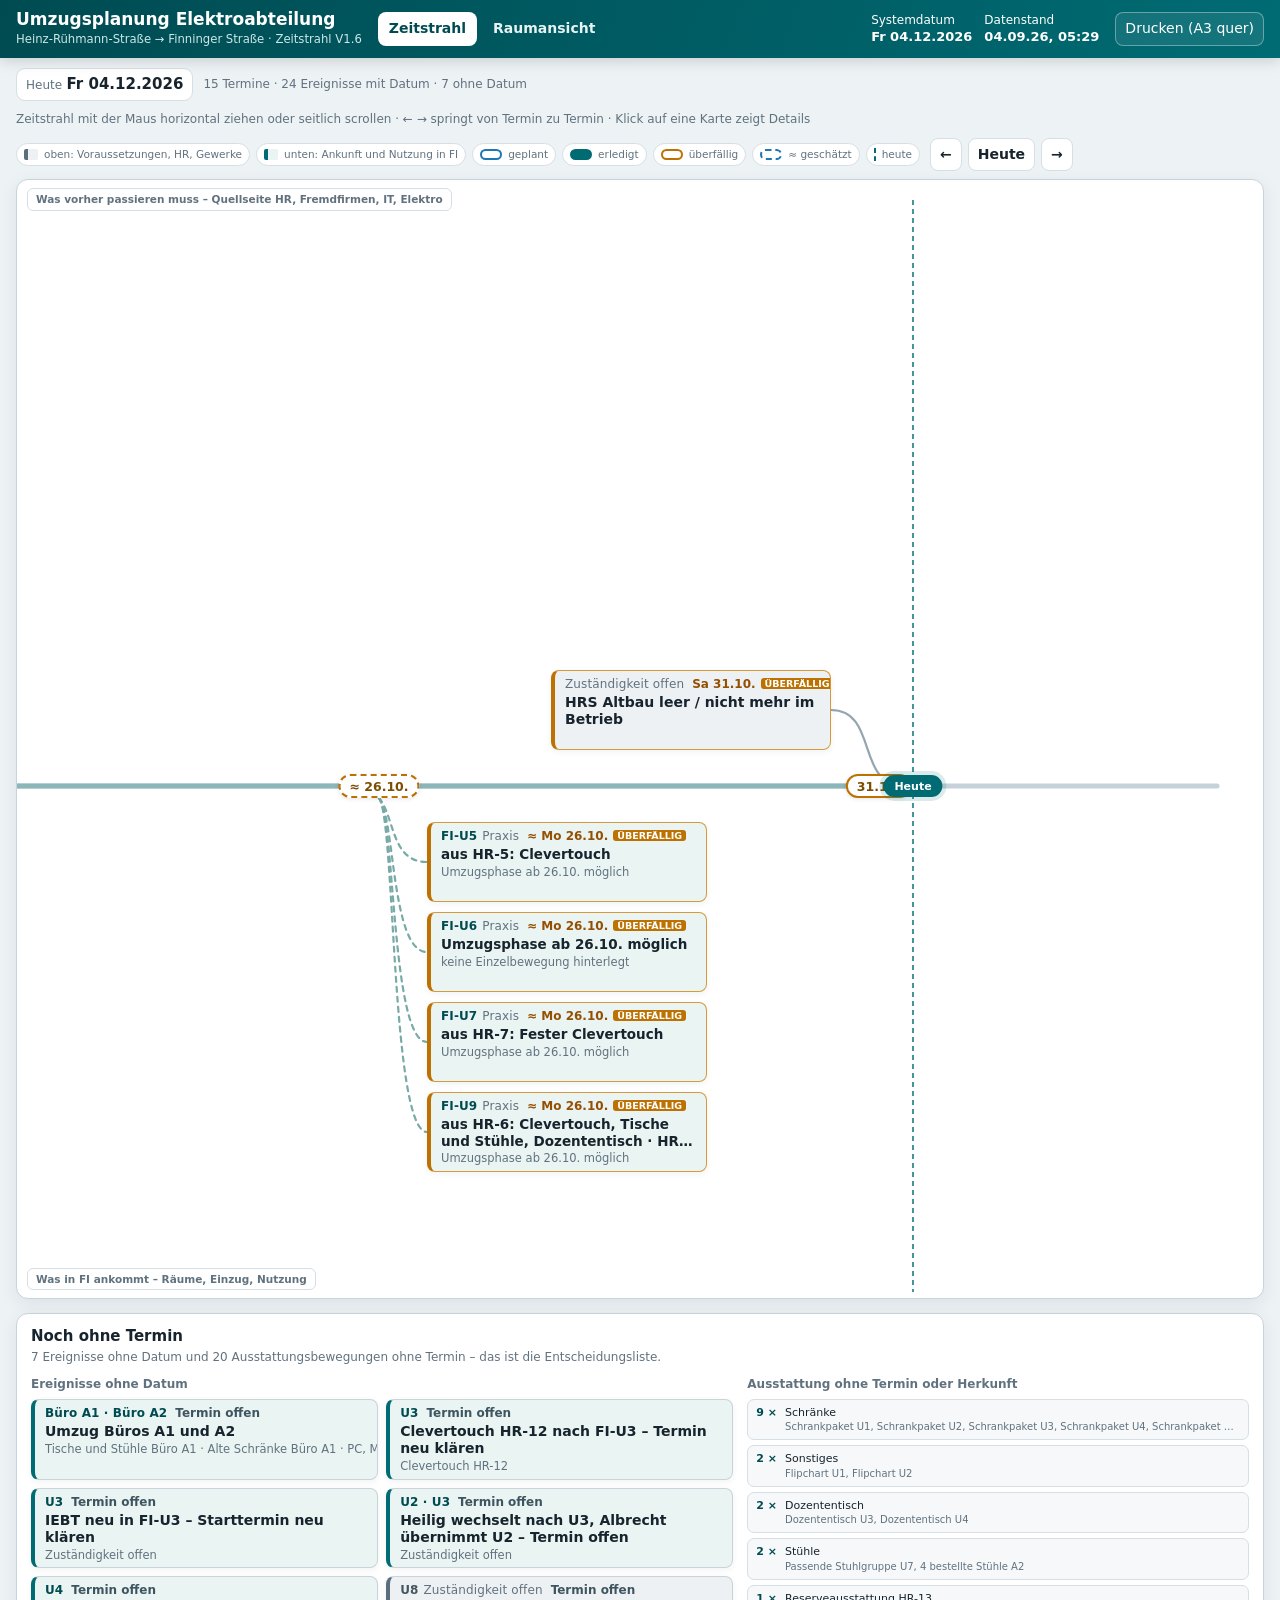
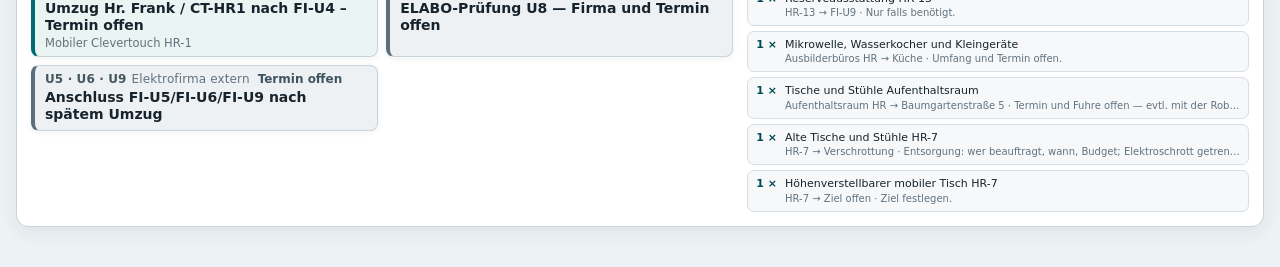
<file: timeline.html>
<!doctype html>
<html lang="de">
<head>
  <meta charset="utf-8">
  <meta name="viewport" content="width=device-width, initial-scale=1">
  <meta http-equiv="refresh" content="0; url=index.html">
  <title>Zeitstrahl</title>
  <script>
    location.replace('index.html' + location.search + location.hash);
  </script>
</head>
<body>
  <p><a href="index.html">Zum Zeitstrahl</a></p>
</body>
</html>
</file>
<file: timeline.css>
:root {
  --bg:#edf2f5;
  --surface:#fff;
  --surface-2:#f6f8fa;
  --ink:#17242d;
  --muted:#61727f;
  --line:#d5dfe5;
  --brand:#006b73;
  --brand-dark:#004b52;
  --accent:#1c78b5;
  --good:#14795f;
  --warn:#a36a00;
  --bad:#b42318;
  --shadow:0 5px 18px rgba(23,36,45,.08);
  --source:#5b6e7c;
  --source-soft:#eef1f4;
  --target:#006b73;
  --target-soft:#e9f4f3;
  --axis:#c6d2d9;
  --axis-past:#8db6b9;
}
* {
  box-sizing:border-box
}
html {
  scroll-behavior:smooth
}
body {
  margin:0;
  background:var(--bg);
  color:var(--ink);
  font:14px/1.4 "Segoe UI",system-ui,sans-serif
}
button,input,select {
  font:inherit
}
button {
  cursor:pointer
}
button:disabled {
  cursor:not-allowed;
  opacity:.5
}
a {
  color:inherit
}
.app-header {
  position:sticky;
  top:0;
  z-index:30;
  display:flex;
  align-items:center;
  gap:16px;
  min-height:58px;
  padding:7px 16px;
  background:linear-gradient(110deg,var(--brand-dark),var(--brand));
  color:white;
  box-shadow:0 2px 14px rgba(0,0,0,.17)
}
.brand {
  min-width:245px
}
.brand h1 {
  margin:0;
  font-size:17px;
  line-height:1.2
}
.brand small {
  color:#cbe8e6
}
.main-nav {
  display:flex;
  gap:5px
}
.nav-btn {
  display:inline-block;
  border:0;
  border-radius:8px;
  padding:7px 11px;
  background:transparent;
  color:#e6f3f2;
  font-weight:650;
  text-decoration:none
}
.nav-btn:hover {
  background:rgba(255,255,255,.12)
}
.nav-btn.active {
  background:white;
  color:var(--brand-dark)
}
.header-meta {
  display:flex;
  align-items:center;
  gap:12px;
  margin-left:auto;
  font-size:12px
}
.header-meta strong {
  font-size:13px
}
.header-actions {
  display:flex;
  align-items:center;
  gap:6px
}
.header-btn {
  border:1px solid rgba(255,255,255,.35);
  border-radius:8px;
  padding:6px 9px;
  background:rgba(255,255,255,.08);
  color:white
}
.header-btn:hover {
  background:rgba(255,255,255,.18)
}
.page {
  max-width:none;
  margin:0;
  padding:10px 16px 40px
}
.view-toolbar {
  display:flex;
  flex-wrap:wrap;
  align-items:center;
  gap:10px;
  margin-bottom:8px
}
.date-chip {
  padding:5px 9px;
  border-radius:9px;
  background:var(--surface);
  border:1px solid var(--line)
}
.date-chip strong {
  font-size:15px
}
.view-hint {
  color:var(--muted);
  font-size:12px
}
.view-toolbar .spacer {
  margin-left:auto
}
.tl-controls {
  display:flex;
  align-items:center;
  gap:6px
}
.tl-btn {
  border:1px solid var(--line);
  border-radius:8px;
  padding:6px 9px;
  background:var(--surface);
  color:var(--ink);
  font-weight:650
}
.tl-btn:hover {
  background:#edf4f7
}
.legend {
  display:flex;
  flex-wrap:wrap;
  gap:6px
}
.legend-item {
  display:inline-flex;
  align-items:center;
  gap:6px;
  padding:3px 7px;
  border-radius:999px;
  background:var(--surface);
  border:1px solid var(--line);
  font-size:10.5px;
  color:var(--muted)
}
.lg-pill {
  display:inline-block;
  width:22px;
  height:11px;
  border-radius:999px;
  border:2px solid var(--accent);
  background:white
}
.lg-pill.done {
  background:var(--brand);
  border-color:var(--brand)
}
.lg-pill.overdue {
  border-color:#bd7100
}
.lg-pill.est {
  border-style:dashed
}
.lg-bar {
  display:inline-block;
  width:14px;
  height:11px;
  border-radius:2px;
  border-left:4px solid var(--source);
  background:var(--source-soft)
}
.lg-bar.target {
  border-left-color:var(--target);
  background:var(--target-soft)
}
.lg-today {
  display:inline-block;
  width:2px;
  height:13px;
  border-left:2px dashed var(--brand)
}
.canvas-wrap {
  position:relative;
  border:1px solid #c8d4db;
  border-radius:12px;
  background:var(--surface);
  box-shadow:var(--shadow);
  overflow:hidden
}
.canvas-scroll {
  overflow:auto;
  overscroll-behavior-x:contain;
  cursor:grab;
  touch-action:pan-y;
  scrollbar-gutter:stable
}
.canvas-scroll.dragging {
  cursor:grabbing;
  user-select:none
}
.canvas {
  position:relative
}
.canvas svg {
  position:absolute;
  inset:0;
  width:100%;
  height:100%;
  display:block;
  pointer-events:none
}
.axis {
  stroke:var(--axis);
  stroke-width:5;
  stroke-linecap:round;
  fill:none
}
.axis-past {
  stroke:var(--axis-past);
  stroke-width:5;
  stroke-linecap:round;
  fill:none
}
.branch {
  stroke:#9fb0ba;
  stroke-width:2.2;
  fill:none;
  stroke-linecap:round
}
.branch.source {
  stroke:#93a5b0
}
.branch.target {
  stroke:#78aaa7
}
.branch.est {
  stroke-dasharray:5 5
}
.branch.done {
  stroke:var(--brand);
  opacity:.68
}
.today-line {
  stroke:var(--brand);
  stroke-width:2;
  stroke-dasharray:5 4;
  opacity:.72
}
.break-mark {
  stroke:var(--surface);
  stroke-width:9;
  stroke-linecap:round
}
.break-mark2 {
  stroke:#8a9ba5;
  stroke-width:2;
  stroke-linecap:round
}
.break-label {
  position:absolute;
  transform:translateX(-50%);
  padding:1px 6px;
  border-radius:999px;
  background:var(--surface-2);
  border:1px solid var(--line);
  color:var(--muted);
  font-size:10px;
  white-space:nowrap;
  pointer-events:none
}
.knot {
  position:absolute;
  transform:translate(-50%,-50%);
  display:flex;
  align-items:center;
  justify-content:center;
  height:24px;
  padding:0 9px;
  border:2px solid var(--accent);
  border-radius:999px;
  background:var(--surface);
  color:var(--ink);
  font-size:12.5px;
  font-weight:800;
  white-space:nowrap;
  z-index:3;
  box-shadow:0 1px 4px rgba(23,36,45,.12);
  cursor:default
}
.knot.est {
  border-style:dashed
}
.knot.past {
  border-color:#a3b3bd;
  color:#4b5b66
}
.knot.overdue {
  border-color:#bd7100;
  color:#7c4d00
}
.knot.done {
  background:var(--brand);
  border-color:var(--brand);
  color:white
}
.knot.today {
  border-color:var(--brand);
  border-width:3px;
  color:var(--brand-dark);
  box-shadow:0 0 0 4px rgba(0,107,115,.14)
}
.knot.today.plain {
  background:var(--brand);
  color:white;
  border-width:2px;
  height:22px;
  font-size:11px
}
.today-word {
  margin-right:6px;
  padding:0 5px;
  border-radius:4px;
  background:var(--brand);
  color:white;
  font-size:10.5px;
  letter-spacing:.02em
}
.card {
  position:absolute;
  z-index:2;
  display:flex;
  flex-direction:column;
  justify-content:flex-start;
  gap:2px;
  padding:6px 9px 5px 10px;
  border:1px solid #c9d4da;
  border-left:4px solid var(--source);
  border-radius:8px;
  background:var(--source-soft);
  color:var(--ink);
  text-align:left;
  overflow:hidden;
  box-shadow:0 2px 6px rgba(23,36,45,.06);
  transition:box-shadow .15s,transform .15s;
  cursor:pointer
}
.card.target {
  border-left-color:var(--target);
  background:var(--target-soft)
}
.card:hover,.card:focus-visible {
  box-shadow:0 5px 14px rgba(23,36,45,.16);
  z-index:6;
  outline:none
}
.card:focus-visible {
  box-shadow:0 0 0 3px rgba(28,120,181,.35),0 5px 14px rgba(23,36,45,.16)
}
.card.done {
  opacity:.62
}
.card.done .c-title::before {
  content:"✓ ";
  color:var(--good)
}
.card.overdue {
  border-color:#d59a3a;
  border-left-color:#bd7100
}
.c-top {
  display:flex;
  align-items:baseline;
  justify-content:space-between;
  gap:8px;
  min-width:0;
  line-height:1.25
}
.c-where {
  flex:1;
  min-width:0;
  overflow:hidden;
  white-space:nowrap;
  text-overflow:ellipsis;
  font-size:12px;
  font-weight:700;
  color:#44565f;
  letter-spacing:.01em
}
.card.target .c-where {
  color:var(--brand-dark)
}
.c-where .kicker {
  font-weight:500;
  color:var(--muted);
  margin-left:5px
}
.c-where .kicker.solo {
  margin-left:0
}
.c-date {
  flex:0 0 auto;
  font-size:12px;
  font-weight:700;
  color:#3e5560;
  white-space:nowrap
}
.card.overdue .c-date {
  color:#944f00
}
.c-date .tag {
  margin-left:5px;
  padding:0 4px;
  border-radius:3px;
  background:#bd7100;
  color:white;
  font-size:9.5px;
  font-weight:800;
  vertical-align:1px
}
.c-title {
  display:-webkit-box;
  overflow:hidden;
  font-size:14px;
  font-weight:750;
  line-height:1.22;
  -webkit-box-orient:vertical;
  -webkit-line-clamp:2
}
.card.target.room .c-title {
  font-weight:600;
  font-size:13.5px
}
.c-meta {
  overflow:hidden;
  white-space:nowrap;
  text-overflow:ellipsis;
  color:var(--muted);
  font-size:11.5px;
  line-height:1.25
}
.c-meta .empty {
  color:#8a5a00;
  font-weight:650
}
.lane-label {
  position:absolute;
  left:10px;
  z-index:4;
  padding:3px 8px;
  border-radius:6px;
  background:rgba(255,255,255,.9);
  border:1px solid var(--line);
  color:var(--muted);
  font-size:10.5px;
  font-weight:700;
  pointer-events:none
}
.lane-label.top {
  top:8px
}
.lane-label.bottom {
  bottom:8px
}
.undated {
  margin-top:14px;
  padding:12px 14px 14px;
  border:1px solid #c8d4db;
  border-radius:12px;
  background:var(--surface);
  box-shadow:var(--shadow)
}
.undated h2 {
  margin:0;
  font-size:15px
}
.undated .sub {
  margin:2px 0 10px;
  color:var(--muted);
  font-size:12px
}
.undated-grid {
  display:grid;
  grid-template-columns:minmax(0,1.4fr) minmax(0,1fr);
  gap:14px
}
.undated-cards {
  display:grid;
  grid-template-columns:repeat(auto-fill,minmax(300px,1fr));
  gap:8px;
  align-content:start
}
.undated .card {
  position:static;
  width:100%;
  height:auto;
  min-height:66px
}
.undated h3 {
  margin:0 0 6px;
  font-size:12px;
  color:var(--muted);
  font-weight:700
}
.asset-list {
  display:grid;
  gap:5px;
  margin:0;
  padding:0;
  list-style:none
}
.asset-list li {
  display:grid;
  grid-template-columns:auto 1fr;
  gap:8px;
  align-items:baseline;
  padding:5px 8px;
  border:1px solid var(--line);
  border-radius:7px;
  background:var(--surface-2);
  font-size:11px
}
.asset-list .count {
  font-weight:800;
  color:var(--brand-dark);
  white-space:nowrap
}
.asset-list .what {
  min-width:0;
  overflow:hidden;
  white-space:nowrap;
  text-overflow:ellipsis
}
.asset-list .what small {
  display:block;
  color:var(--muted);
  font-size:10px;
  white-space:nowrap;
  overflow:hidden;
  text-overflow:ellipsis
}
.popover {
  position:fixed;
  z-index:60;
  width:min(360px,calc(100vw - 24px));
  padding:12px;
  border:1px solid var(--line);
  border-radius:11px;
  background:var(--surface);
  box-shadow:0 14px 38px rgba(23,36,45,.24);
  pointer-events:none
}
.popover.pinned {
  pointer-events:auto
}
.popover[hidden] {
  display:none
}
.popover-close {
  position:absolute;
  top:5px;
  right:7px;
  border:0;
  background:transparent;
  color:var(--muted);
  font-size:18px
}
.popover h3 {
  margin:0 25px 8px 0;
  font-size:14px
}
.popover dl {
  display:grid;
  grid-template-columns:82px 1fr;
  gap:4px 8px;
  margin:0;
  font-size:11px
}
.popover dt {
  color:var(--muted)
}
.popover dd {
  margin:0;
  font-weight:650
}
.popover ul {
  margin:8px 0 0;
  padding:8px 0 0;
  border-top:1px solid var(--line);
  list-style:none;
  font-size:11px
}
.popover li {
  padding:2px 0
}
.popover li small {
  color:var(--muted)
}
.popover-note {
  margin:8px 0 0;
  padding-top:7px;
  border-top:1px solid var(--line);
  color:var(--muted);
  font-size:11px
}
.toast {
  position:fixed;
  right:18px;
  bottom:18px;
  z-index:100;
  max-width:380px;
  padding:11px 14px;
  border-radius:10px;
  background:var(--brand-dark);
  color:white;
  box-shadow:var(--shadow)
}
.toast[hidden] {
  display:none
}
.empty-state {
  padding:40px;
  color:var(--muted);
  text-align:center
}
.list-view {
  display:none
}
@media(max-width:760px) {
  .canvas-wrap,.legend,.header-meta,.tl-controls {
    display:none
  }
  .list-view {
    display:block
  }
  .list-knot {
    margin:14px 0 6px;
    display:flex;
    align-items:center;
    gap:8px
  }
  .list-knot .knot {
    position:static;
    transform:none
  }
  .list-knot .lk-line {
    flex:1;
    height:2px;
    background:var(--axis)
  }
  .list-view .card {
    position:static;
    width:calc(100% - 18px);
    height:auto;
    min-height:0;
    margin:6px 0 6px 18px
  }
  .list-view .card.source {
    margin-left:0;
    margin-right:18px
  }
  .undated-grid {
    grid-template-columns:1fr
  }
  .app-header {
    flex-wrap:wrap
  }
  .brand {
    min-width:0
  }
}
@media(prefers-reduced-motion:reduce) {
  * {
    scroll-behavior:auto!important;
    transition:none!important
  }
}
@media print {
  * {
    -webkit-print-color-adjust:exact!important;
    print-color-adjust:exact!important
  }
  html,body {
    background:white
  }
  .app-header,.tl-controls,.view-hint,.popover,.toast,.list-view {
    display:none!important
  }
  .page {
    padding:0
  }
  .canvas-wrap {
    border:0;
    box-shadow:none;
    border-radius:0;
    overflow:visible
  }
  .canvas-scroll {
    overflow:hidden;
    cursor:default
  }
  .undated {
    break-inside:avoid;
    box-shadow:none
  }
  .lane-label {
    font-size:8px;
    padding:2px 6px
  }
  .print-title {
    display:block!important
  }
}
.print-title {
  display:none;
  margin:0 0 6px;
  font-size:16px
}
.print-title small {
  font-weight:500;
  color:var(--muted)
}
</file>
